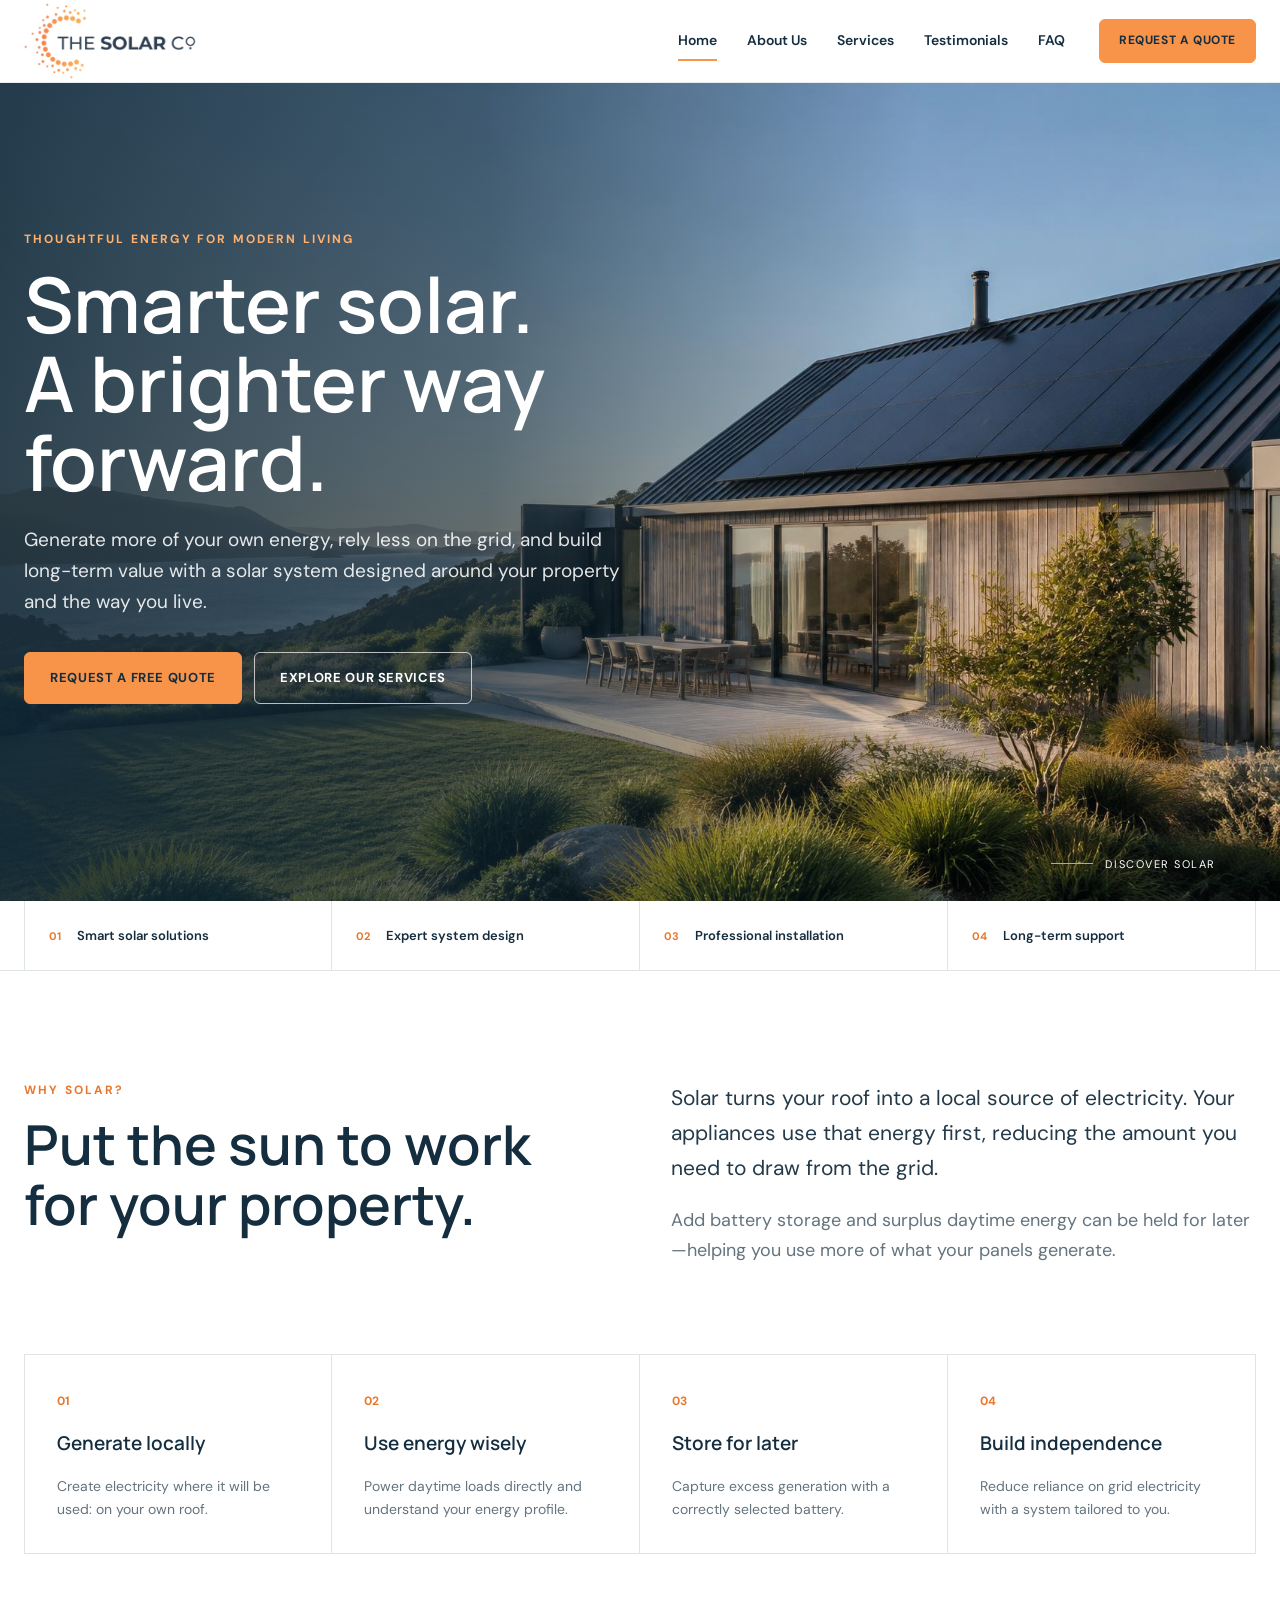
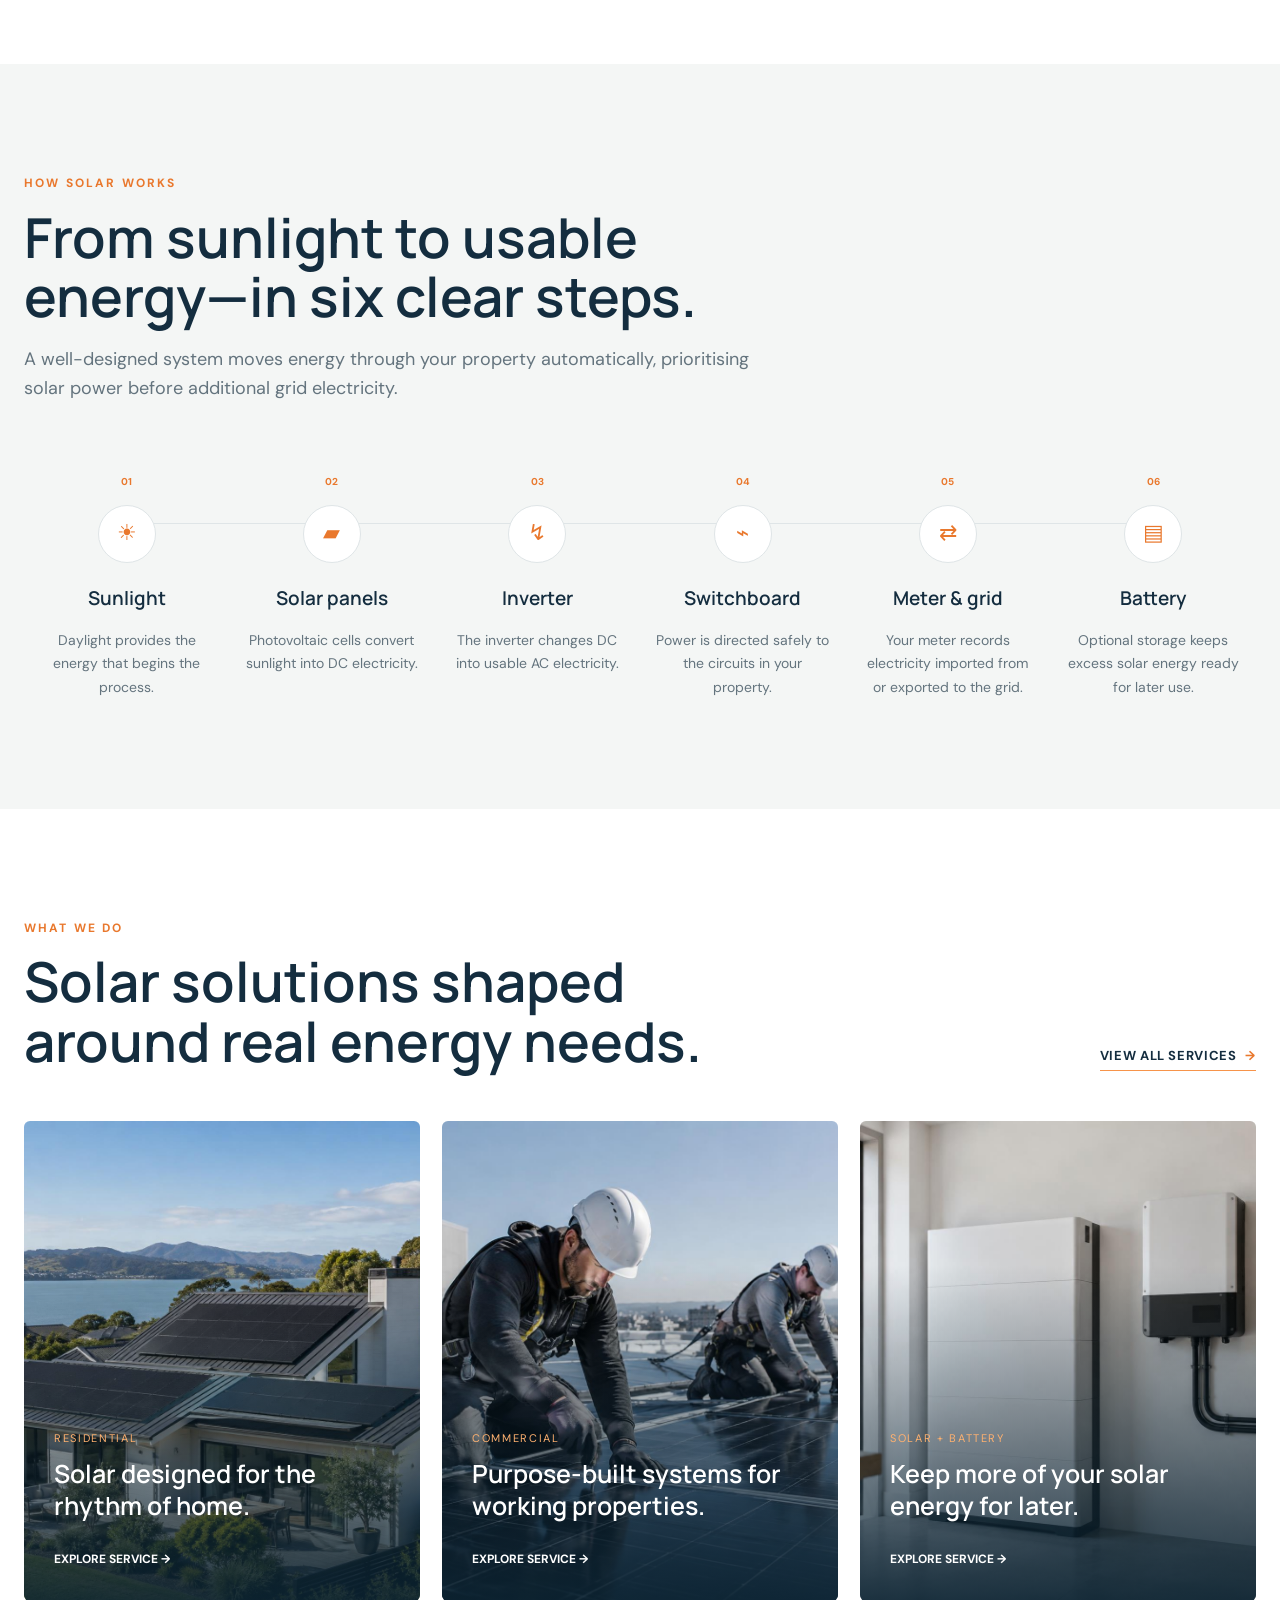
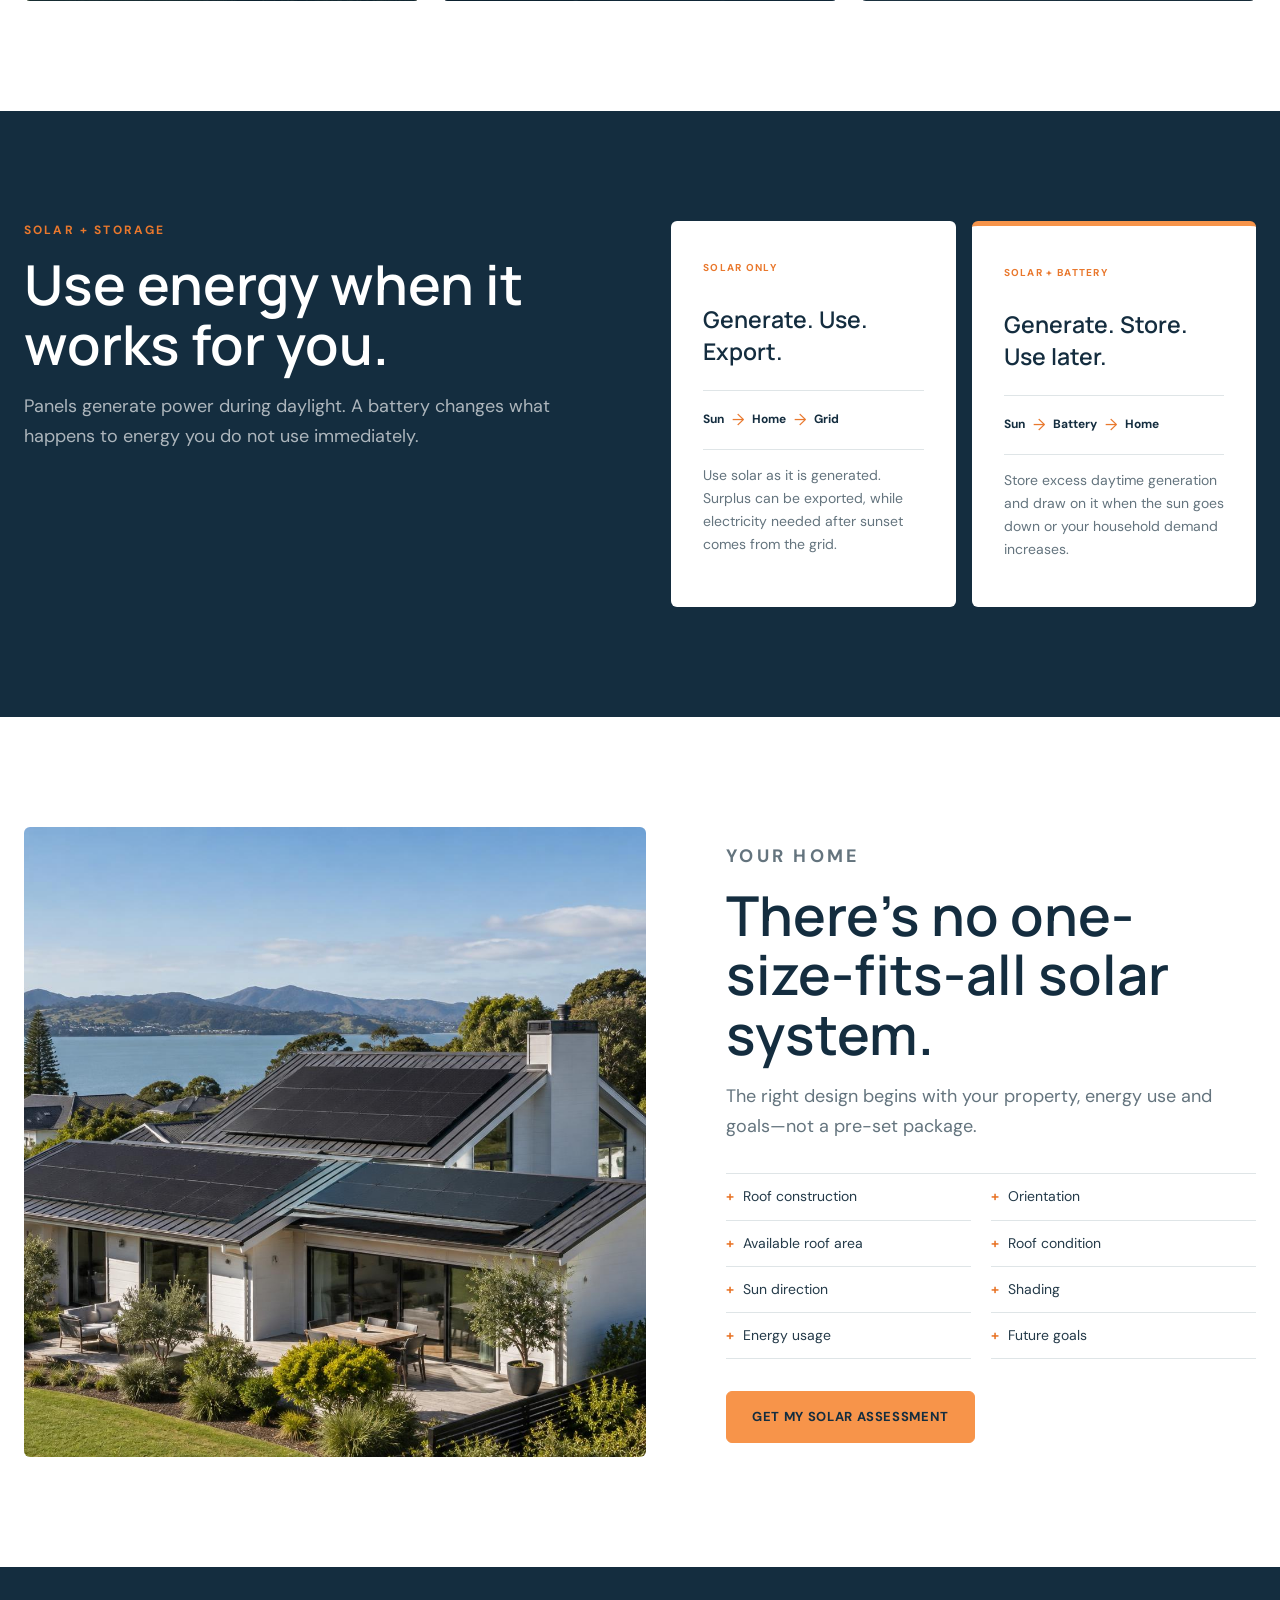
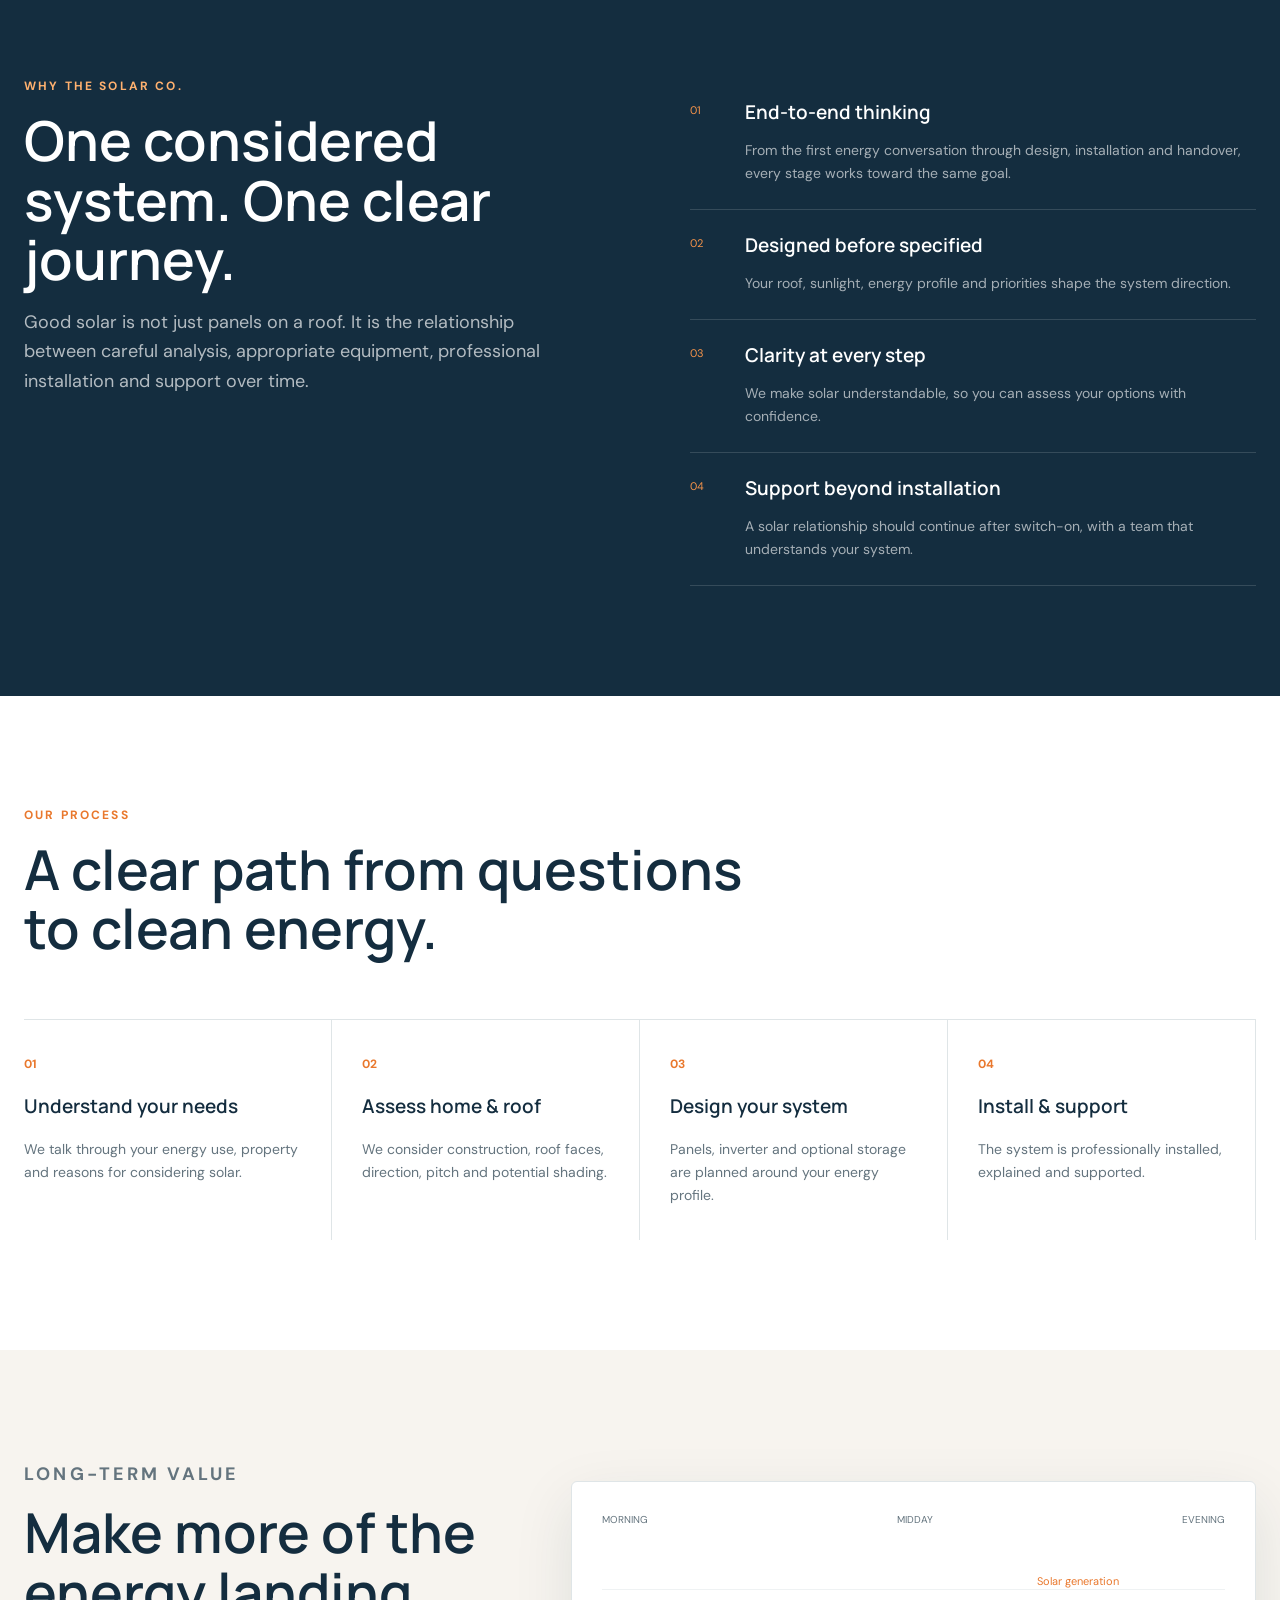
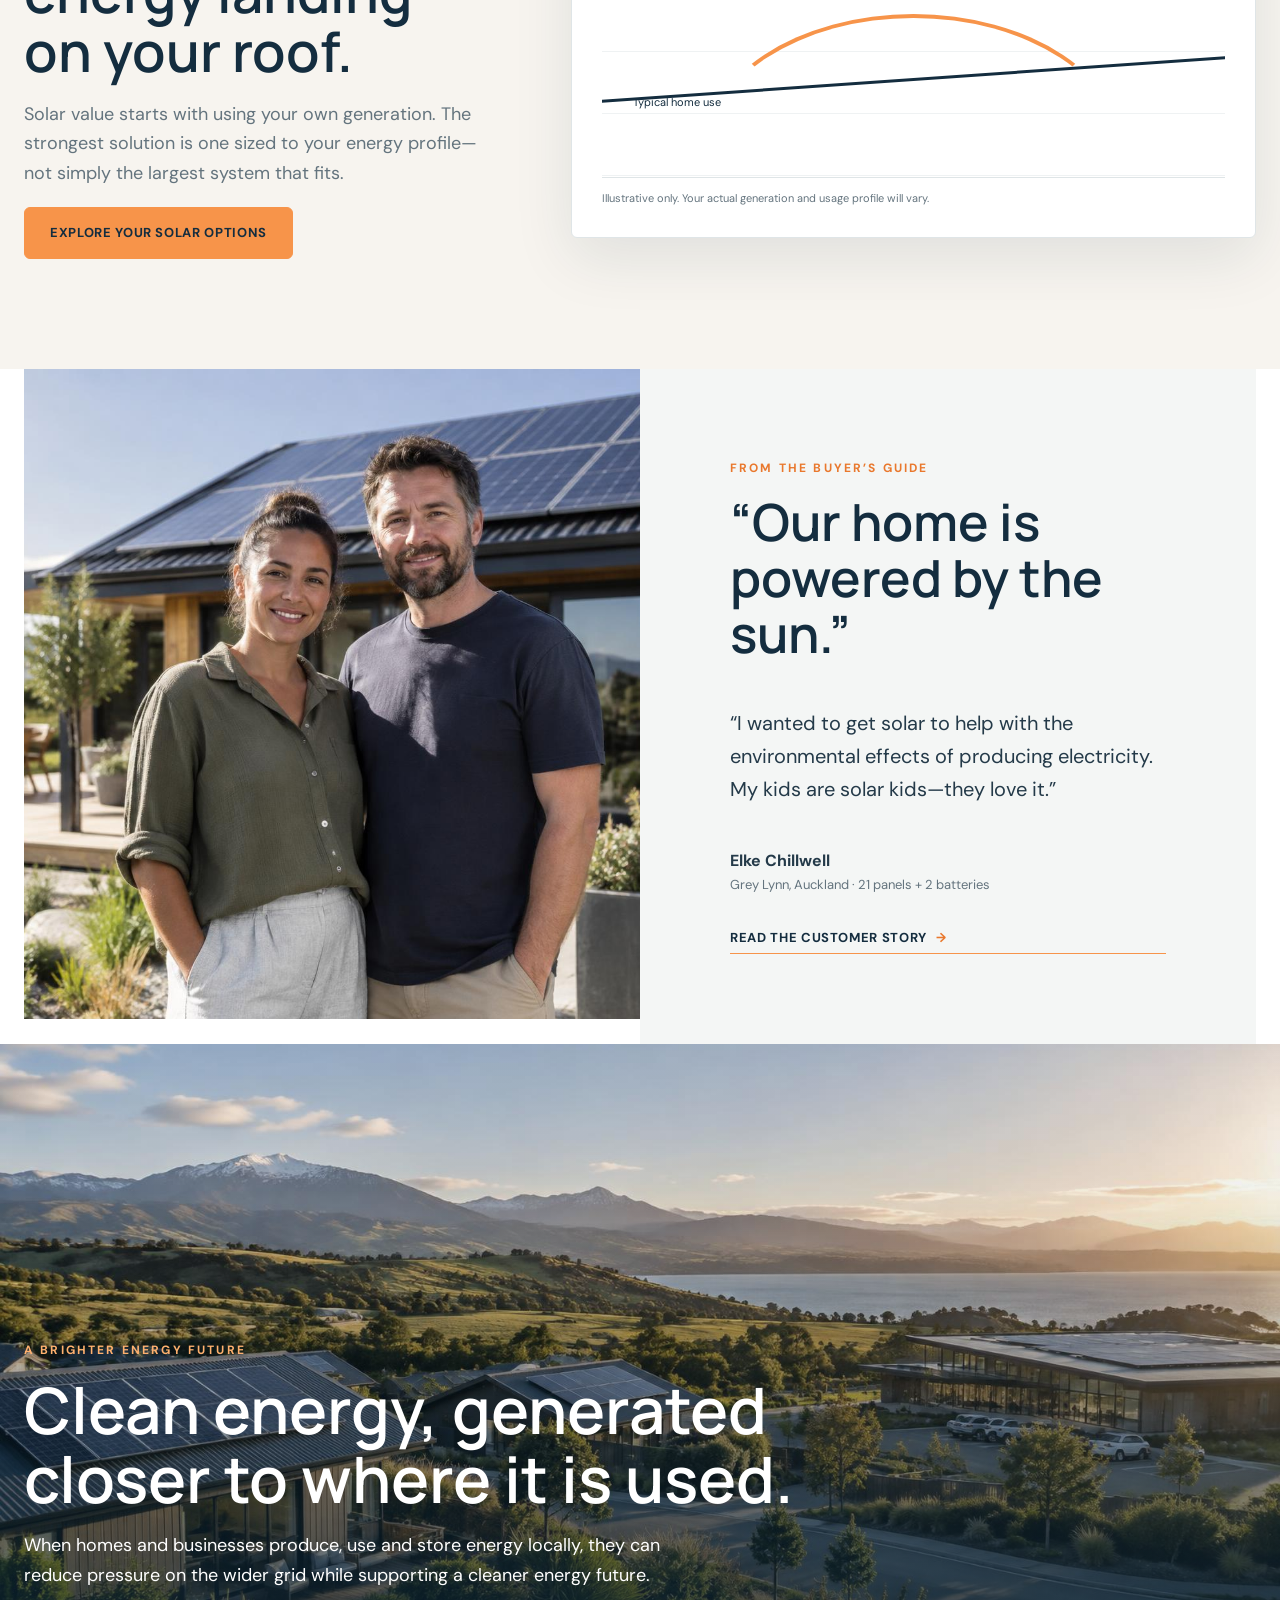
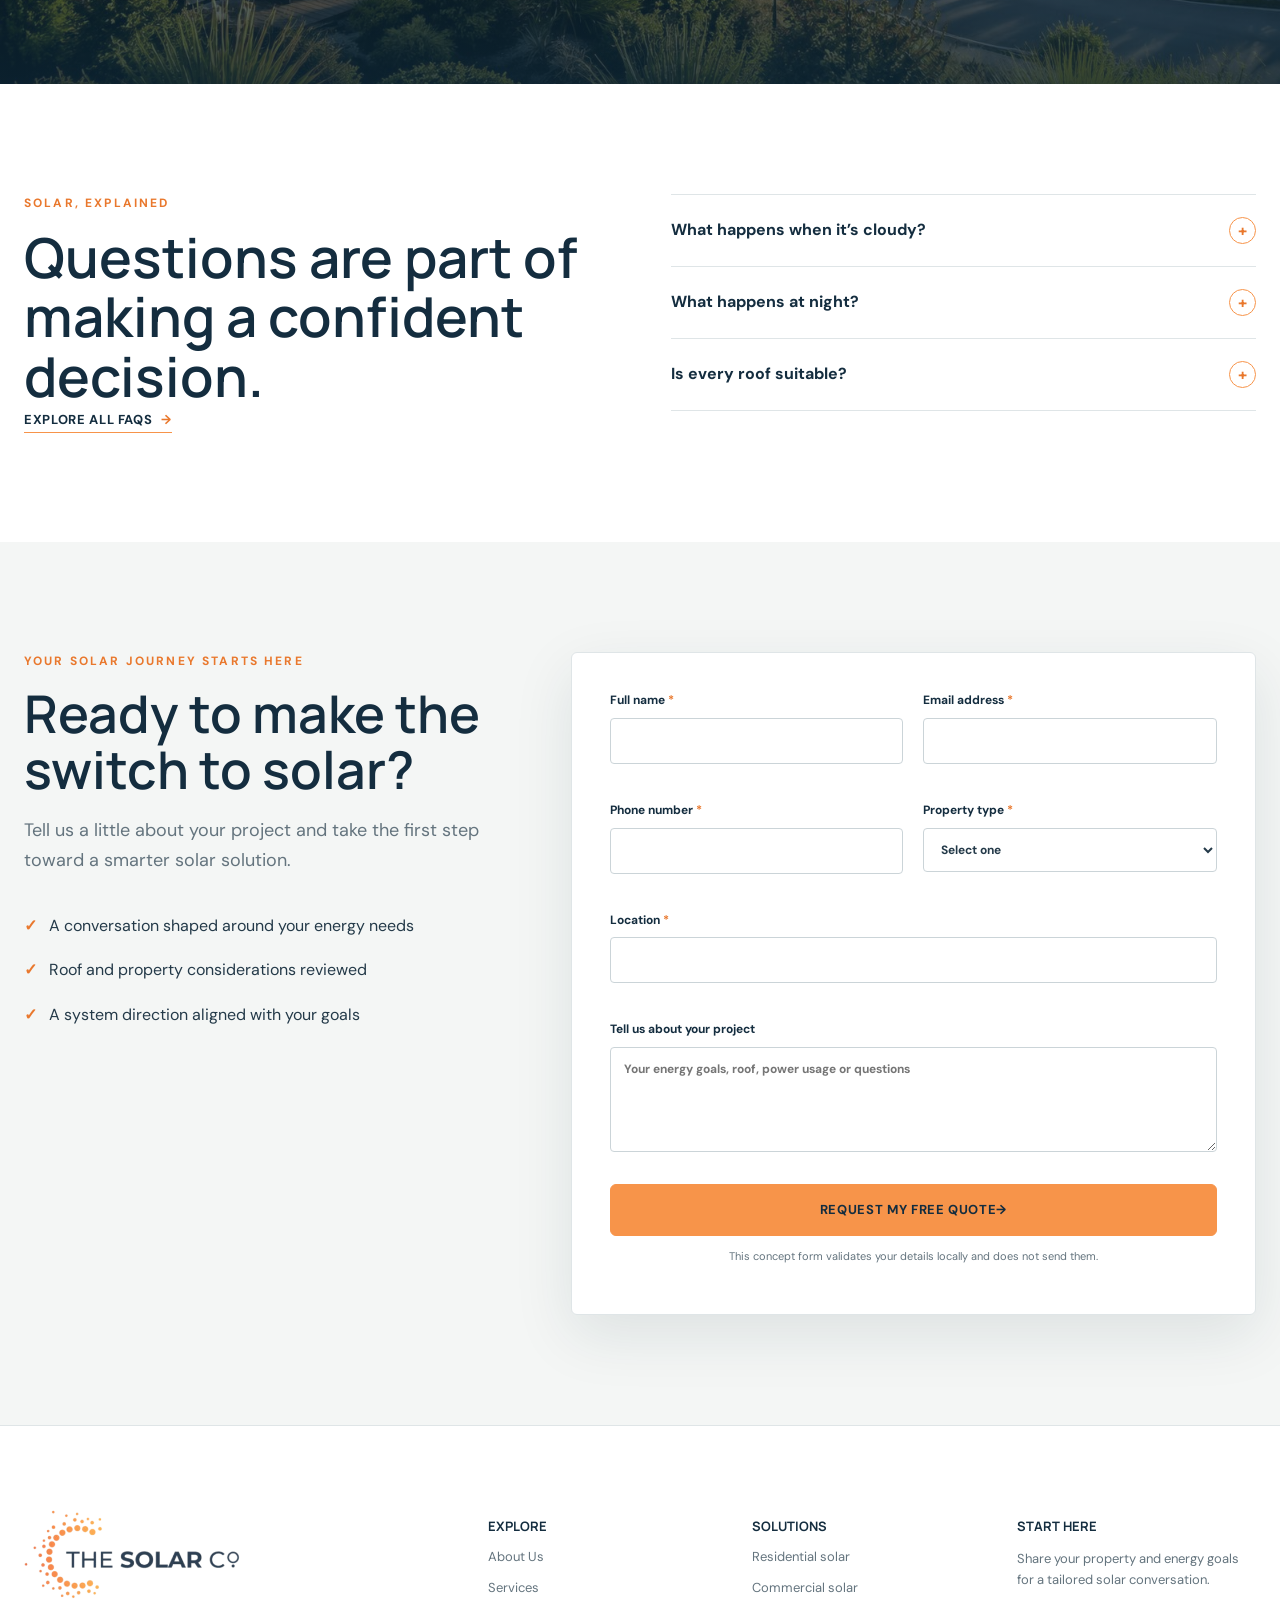
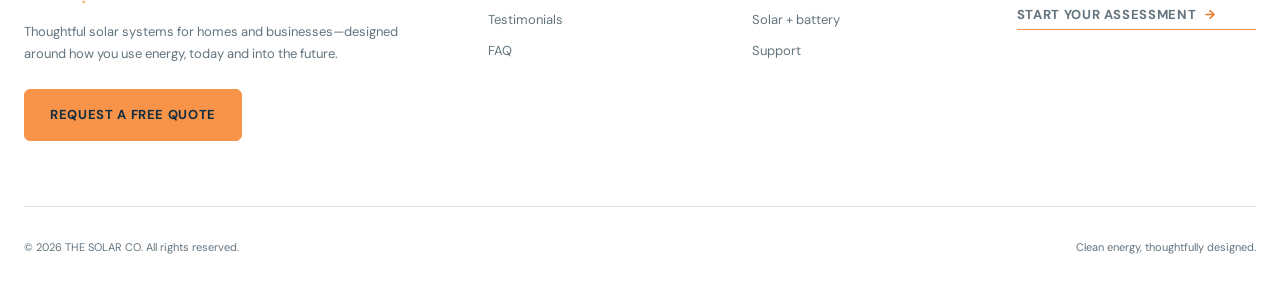
<file: index.html>
<!doctype html>
<html lang="en">
  <head>
    <meta charset="utf-8">
    <meta name="viewport" content="width=device-width,initial-scale=1">
    <title>THE SOLAR CO. | Smarter Solar Solutions</title>
    <meta name="description" content="Professional solar system design, installation and battery solutions shaped around your property and energy goals.">
    <meta property="og:title" content="THE SOLAR CO. | Smarter Solar Solutions">
    <meta property="og:description" content="Professional solar system design, installation and battery solutions shaped around your property and energy goals.">
    <meta property="og:type" content="website">
    <meta property="og:image" content="assets/images/hero-home.jpg">
    <meta name="twitter:card" content="summary_large_image">
    <meta name="twitter:image" content="assets/images/hero-home.jpg">
    <link rel="icon" href="favicon.png" type="image/png">
    <link rel="preconnect" href="https://fonts.googleapis.com">
    <link rel="preconnect" href="https://fonts.gstatic.com" crossorigin>
    <link href="https://fonts.googleapis.com/css2?family=DM+Sans:wght@400;500;600;700&family=Manrope:wght@400;500;600;700&display=swap" rel="stylesheet">
    <link rel="stylesheet" href="css/style.css">
    <script type="application/ld+json">{"@context":"https://schema.org","@type":"Organization","name":"THE SOLAR CO.","description":"Professional solar energy system design, installation and support."}</script>
  </head>
  <body data-page="home">
    <a class="skip-link" href="#main">Skip to content</a>
    <header class="site-header">
      <div class="container nav-wrap">
        <a class="brand" href="index.html" aria-label="The Solar Co. home"><img src="assets/images/the-solar-co.png" alt="The Solar Co." width="360" height="150"></a>
        <nav class="desktop-nav" aria-label="Primary navigation"><a data-page="home" href="index.html">Home</a><a data-page="about" href="about.html">About Us</a><a data-page="services" href="services.html">Services</a><a data-page="testimonials" href="testimonials.html">Testimonials</a><a data-page="faq" href="faq.html">FAQ</a></nav>
        <a class="button button-small header-cta" href="index.html#quote">Request a quote</a>
        <button class="menu-toggle" type="button" aria-expanded="false" aria-controls="mobile-menu" aria-label="Open menu"><span></span><span></span><span></span></button>
      </div>
      <nav class="mobile-nav" id="mobile-menu" aria-label="Mobile navigation"><a data-page="home" href="index.html">Home</a><a data-page="about" href="about.html">About Us</a><a data-page="services" href="services.html">Services</a><a data-page="testimonials" href="testimonials.html">Testimonials</a><a data-page="faq" href="faq.html">FAQ</a><a class="button" href="index.html#quote">Request a quote</a></nav>
    </header>
    <main id="main">
      <section class="hero home-hero">
        <img class="hero-media" src="assets/images/hero-home.jpg" alt="Contemporary home with rooftop solar overlooking the New Zealand coast" width="1920" height="1080">
        <div class="hero-overlay"></div>
        <div class="container hero-content">
          <p class="eyebrow light">Thoughtful energy for modern living</p>
          <h1>Smarter solar.<br>A brighter way forward.</h1>
          <p>Generate more of your own energy, rely less on the grid, and build long-term value with a solar system designed around your property and the way you live.</p>
          <div class="button-row"><a class="button" href="#quote">Request a free quote</a><a class="button button-ghost" href="services.html">Explore our services</a></div>
        </div>
        <a class="scroll-cue" href="#why" aria-label="Scroll to learn why solar"><span></span>Discover solar</a>
      </section>
      <section class="trust-strip">
        <div class="container trust-grid">
          <div><b>01</b><span>Smart solar solutions</span></div>
          <div><b>02</b><span>Expert system design</span></div>
          <div><b>03</b><span>Professional installation</span></div>
          <div><b>04</b><span>Long-term support</span></div>
        </div>
      </section>
      <section class="section" id="why">
        <div class="container split intro-split">
          <div class="section-heading reveal"><p class="eyebrow">Why solar?</p><h2>Put the sun to work for your property.</h2></div>
          <div class="lead-copy reveal"><p>Solar turns your roof into a local source of electricity. Your appliances use that energy first, reducing the amount you need to draw from the grid.</p><p>Add battery storage and surplus daytime energy can be held for later—helping you use more of what your panels generate.</p></div>
        </div>
        <div class="container benefit-grid">
          <article class="benefit reveal"><span>01</span><h3>Generate locally</h3><p>Create electricity where it will be used: on your own roof.</p></article>
          <article class="benefit reveal"><span>02</span><h3>Use energy wisely</h3><p>Power daytime loads directly and understand your energy profile.</p></article>
          <article class="benefit reveal"><span>03</span><h3>Store for later</h3><p>Capture excess generation with a correctly selected battery.</p></article>
          <article class="benefit reveal"><span>04</span><h3>Build independence</h3><p>Reduce reliance on grid electricity with a system tailored to you.</p></article>
        </div>
      </section>
      <section class="section flow-section">
        <div class="container">
          <div class="section-heading narrow reveal"><p class="eyebrow">How solar works</p><h2>From sunlight to usable energy—in six clear steps.</h2><p>A well-designed system moves energy through your property automatically, prioritising solar power before additional grid electricity.</p></div>
          <ol class="energy-flow">
            <li class="flow-step reveal"><span class="flow-num">01</span><span class="flow-icon" aria-hidden="true">☀</span><h3>Sunlight</h3><p>Daylight provides the energy that begins the process.</p></li>
            <li class="flow-step reveal"><span class="flow-num">02</span><span class="flow-icon" aria-hidden="true">▰</span><h3>Solar panels</h3><p>Photovoltaic cells convert sunlight into DC electricity.</p></li>
            <li class="flow-step reveal"><span class="flow-num">03</span><span class="flow-icon" aria-hidden="true">↯</span><h3>Inverter</h3><p>The inverter changes DC into usable AC electricity.</p></li>
            <li class="flow-step reveal"><span class="flow-num">04</span><span class="flow-icon" aria-hidden="true">⌁</span><h3>Switchboard</h3><p>Power is directed safely to the circuits in your property.</p></li>
            <li class="flow-step reveal"><span class="flow-num">05</span><span class="flow-icon" aria-hidden="true">⇄</span><h3>Meter & grid</h3><p>Your meter records electricity imported from or exported to the grid.</p></li>
            <li class="flow-step reveal"><span class="flow-num">06</span><span class="flow-icon" aria-hidden="true">▤</span><h3>Battery</h3><p>Optional storage keeps excess solar energy ready for later use.</p></li>
          </ol>
        </div>
      </section>
      <section class="section">
        <div class="container section-top">
          <div class="section-heading reveal"><p class="eyebrow">What we do</p><h2>Solar solutions shaped around real energy needs.</h2></div>
          <a class="text-link" href="services.html">View all services <span>→</span></a>
        </div>
        <div class="container service-grid">
          <a class="service-card service-photo reveal" href="services.html#residential">
            <img src="assets/images/home-assessment.jpg" alt="Modern home with black rooftop solar panels" loading="lazy">
            <div><span>Residential</span><h3>Solar designed for the rhythm of home.</h3><b>Explore service →</b></div>
          </a>
          <a class="service-card service-photo reveal" href="services.html#commercial">
            <img src="assets/images/commercial-install.jpg" alt="Professional installers fitting commercial solar panels" loading="lazy">
            <div><span>Commercial</span><h3>Purpose-built systems for working properties.</h3><b>Explore service →</b></div>
          </a>
          <a class="service-card service-photo reveal" href="services.html#battery">
            <img src="assets/images/solar-battery.jpg" alt="Modern home battery and solar inverter" loading="lazy">
            <div><span>Solar + battery</span><h3>Keep more of your solar energy for later.</h3><b>Explore service →</b></div>
          </a>
        </div>
      </section>
      <section class="section compare-section">
        <div class="container split">
          <div class="section-heading reveal"><p class="eyebrow">Solar + storage</p><h2>Use energy when it works for you.</h2><p>Panels generate power during daylight. A battery changes what happens to energy you do not use immediately.</p></div>
          <div class="compare-grid">
            <article class="compare-card reveal">
              <span class="compare-label">Solar only</span>
              <h3>Generate. Use. Export.</h3>
              <div class="mini-flow"><b>Sun</b><i>→</i><b>Home</b><i>→</i><b>Grid</b></div>
              <p>Use solar as it is generated. Surplus can be exported, while electricity needed after sunset comes from the grid.</p>
            </article>
            <article class="compare-card featured reveal">
              <span class="compare-label">Solar + battery</span>
              <h3>Generate. Store. Use later.</h3>
              <div class="mini-flow"><b>Sun</b><i>→</i><b>Battery</b><i>→</i><b>Home</b></div>
              <p>Store excess daytime generation and draw on it when the sun goes down or your household demand increases.</p>
            </article>
          </div>
        </div>
      </section>
      <section class="section assessment">
        <div class="container assessment-grid">
          <div class="image-panel reveal"><img src="assets/images/home-assessment.jpg" alt="Elevated view of roof planes fitted with solar panels" loading="lazy"></div>
          <div class="assessment-copy reveal">
            <p class="eyebrow">Your home</p>
            <h2>There’s no one-size-fits-all solar system.</h2>
            <p>The right design begins with your property, energy use and goals—not a pre-set package.</p>
            <ul class="factor-grid">
              <li>Roof construction</li>
              <li>Orientation</li>
              <li>Available roof area</li>
              <li>Roof condition</li>
              <li>Sun direction</li>
              <li>Shading</li>
              <li>Energy usage</li>
              <li>Future goals</li>
            </ul>
            <a class="button" href="#quote">Get my solar assessment</a>
          </div>
        </div>
      </section>
      <section class="section why-us">
        <div class="container editorial-grid">
          <div class="statement reveal"><p class="eyebrow light">Why THE SOLAR CO.</p><h2>One considered system. One clear journey.</h2><p>Good solar is not just panels on a roof. It is the relationship between careful analysis, appropriate equipment, professional installation and support over time.</p></div>
          <div class="advantage-list">
            <article class="reveal">
              <span>01</span>
              <div><h3>End-to-end thinking</h3><p>From the first energy conversation through design, installation and handover, every stage works toward the same goal.</p></div>
            </article>
            <article class="reveal">
              <span>02</span>
              <div><h3>Designed before specified</h3><p>Your roof, sunlight, energy profile and priorities shape the system direction.</p></div>
            </article>
            <article class="reveal">
              <span>03</span>
              <div><h3>Clarity at every step</h3><p>We make solar understandable, so you can assess your options with confidence.</p></div>
            </article>
            <article class="reveal">
              <span>04</span>
              <div><h3>Support beyond installation</h3><p>A solar relationship should continue after switch-on, with a team that understands your system.</p></div>
            </article>
          </div>
        </div>
      </section>
      <section class="section process">
        <div class="container">
          <div class="section-heading narrow reveal"><p class="eyebrow">Our process</p><h2>A clear path from questions to clean energy.</h2></div>
          <ol class="process-grid">
            <li class="reveal"><b>01</b><h3>Understand your needs</h3><p>We talk through your energy use, property and reasons for considering solar.</p></li>
            <li class="reveal"><b>02</b><h3>Assess home & roof</h3><p>We consider construction, roof faces, direction, pitch and potential shading.</p></li>
            <li class="reveal"><b>03</b><h3>Design your system</h3><p>Panels, inverter and optional storage are planned around your energy profile.</p></li>
            <li class="reveal"><b>04</b><h3>Install & support</h3><p>The system is professionally installed, explained and supported.</p></li>
          </ol>
        </div>
      </section>
      <section class="section value-section">
        <div class="container value-grid">
          <div class="value-copy reveal"><p class="eyebrow">Long-term value</p><h2>Make more of the energy landing on your roof.</h2><p>Solar value starts with using your own generation. The strongest solution is one sized to your energy profile—not simply the largest system that fits.</p><a class="button" href="#quote">Explore your solar options</a></div>
          <div class="energy-profile reveal" aria-label="Illustrative daily energy profile">
            <div class="profile-header"><span>Morning</span><span>Midday</span><span>Evening</span></div>
            <div class="profile-chart">
              <span class="use-line"></span>
              <span class="sun-curve"></span>
              <div class="profile-note">Solar generation</div>
              <div class="profile-note second">Typical home use</div>
            </div>
            <p>Illustrative only. Your actual generation and usage profile will vary.</p>
          </div>
        </div>
      </section>
      <section class="section story-section">
        <div class="container story-grid">
          <img src="assets/images/customer-home.jpg" alt="Homeowners standing in front of a solar-powered home" loading="lazy">
          <blockquote class="reveal">
            <p class="eyebrow">From the buyer’s guide</p>
            <h2>“Our home is powered by the sun.”</h2>
            <p>“I wanted to get solar to help with the environmental effects of producing electricity. My kids are solar kids—they love it.”</p>
            <footer><strong>Elke Chillwell</strong><span>Grey Lynn, Auckland · 21 panels + 2 batteries</span></footer>
            <a class="text-link" href="testimonials.html">Read the customer story <span>→</span></a>
          </blockquote>
        </div>
      </section>
      <section class="impact-section">
        <img src="assets/images/solar-landscape.jpg" alt="Solar-powered homes and workplaces in a New Zealand landscape" loading="lazy">
        <div class="container impact-content reveal"><p class="eyebrow light">A brighter energy future</p><h2>Clean energy, generated closer to where it is used.</h2><p>When homes and businesses produce, use and store energy locally, they can reduce pressure on the wider grid while supporting a cleaner energy future.</p></div>
      </section>
      <section class="section faq-preview">
        <div class="container split">
          <div class="section-heading reveal"><p class="eyebrow">Solar, explained</p><h2>Questions are part of making a confident decision.</h2><a class="text-link" href="faq.html">Explore all FAQs <span>→</span></a></div>
          <div class="accordion-list">
            <div class="accordion">
              <button aria-expanded="false"><span>What happens when it’s cloudy?</span><i>+</i></button>
              <div class="answer"><p>Solar output reduces in poor weather and winter, but panels continue to generate from available daylight.</p></div>
            </div>
            <div class="accordion">
              <button aria-expanded="false"><span>What happens at night?</span><i>+</i></button>
              <div class="answer"><p>Panels do not generate at night. A battery can supply stored daytime energy, with the grid available when needed.</p></div>
            </div>
            <div class="accordion">
              <button aria-expanded="false"><span>Is every roof suitable?</span><i>+</i></button>
              <div class="answer"><p>Roof material, condition, orientation, pitch, available area and shading all influence the right approach.</p></div>
            </div>
          </div>
        </div>
      </section>
      <section class="quote-section" id="quote">
        <div class="container quote-grid">
          <div class="quote-copy reveal">
            <p class="eyebrow">Your solar journey starts here</p>
            <h2>Ready to make the switch to solar?</h2>
            <p>Tell us a little about your project and take the first step toward a smarter solar solution.</p>
            <ul class="check-list">
              <li>A conversation shaped around your energy needs</li>
              <li>Roof and property considerations reviewed</li>
              <li>A system direction aligned with your goals</li>
            </ul>
          </div>
          <form class="quote-form reveal" novalidate aria-label="Request a solar quote">
            <div class="form-grid"><label>Full name<span aria-hidden="true">*</span><input name="name" type="text" autocomplete="name" required maxlength="100"><small class="error"></small></label><label>Email address<span aria-hidden="true">*</span><input name="email" type="email" autocomplete="email" required maxlength="255"><small class="error"></small></label><label>Phone number<span aria-hidden="true">*</span><input name="phone" type="tel" autocomplete="tel" required maxlength="30"><small class="error"></small></label><label>Property type<span aria-hidden="true">*</span><select name="property" required><option value="">Select one</option><option>Residential home</option><option>Commercial property</option><option>New build</option><option>Rural property</option></select><small class="error"></small></label><label class="full">Location<span aria-hidden="true">*</span><input name="location" type="text" autocomplete="address-level2" required maxlength="120"><small class="error"></small></label><label class="full">Tell us about your project<textarea name="message" rows="4" maxlength="1000" placeholder="Your energy goals, roof, power usage or questions"></textarea><small class="error"></small></label></div>
            <button class="button form-submit" type="submit">Request my free quote <span aria-hidden="true">→</span></button>
            <p class="form-note">This concept form validates your details locally and does not send them.</p>
            <div class="form-success" role="status" tabindex="-1"><strong>Thank you! Your request has been received.</strong><span>This design concept has completed the form journey. No details were transmitted.</span></div>
          </form>
        </div>
      </section>
    </main>
    <footer class="site-footer">
      <div class="container footer-grid">
        <div class="footer-brand"><img src="assets/images/the-solar-co.png" alt="The Solar Co." width="200" height="auto"><p>Thoughtful solar systems for homes and businesses—designed around how you use energy, today and into the future.</p><a class="button" href="index.html#quote">Request a free quote</a></div>
        <div><h2>Explore</h2><a href="about.html">About Us</a><a href="services.html">Services</a><a href="testimonials.html">Testimonials</a><a href="faq.html">FAQ</a></div>
        <div><h2>Solutions</h2><a href="services.html#residential">Residential solar</a><a href="services.html#commercial">Commercial solar</a><a href="services.html#battery">Solar + battery</a><a href="services.html#support">Support</a></div>
        <div><h2>Start here</h2><p>Share your property and energy goals for a tailored solar conversation.</p><a class="text-link" href="index.html#quote">Start your assessment <span aria-hidden="true">→</span></a></div>
      </div>
      <div class="container footer-base"><p>© 2026 THE SOLAR CO. All rights reserved.</p><p>Clean energy, thoughtfully designed.</p></div>
    </footer>
    <script src="js/main.js" defer></script>
  </body>
</html>
</file>
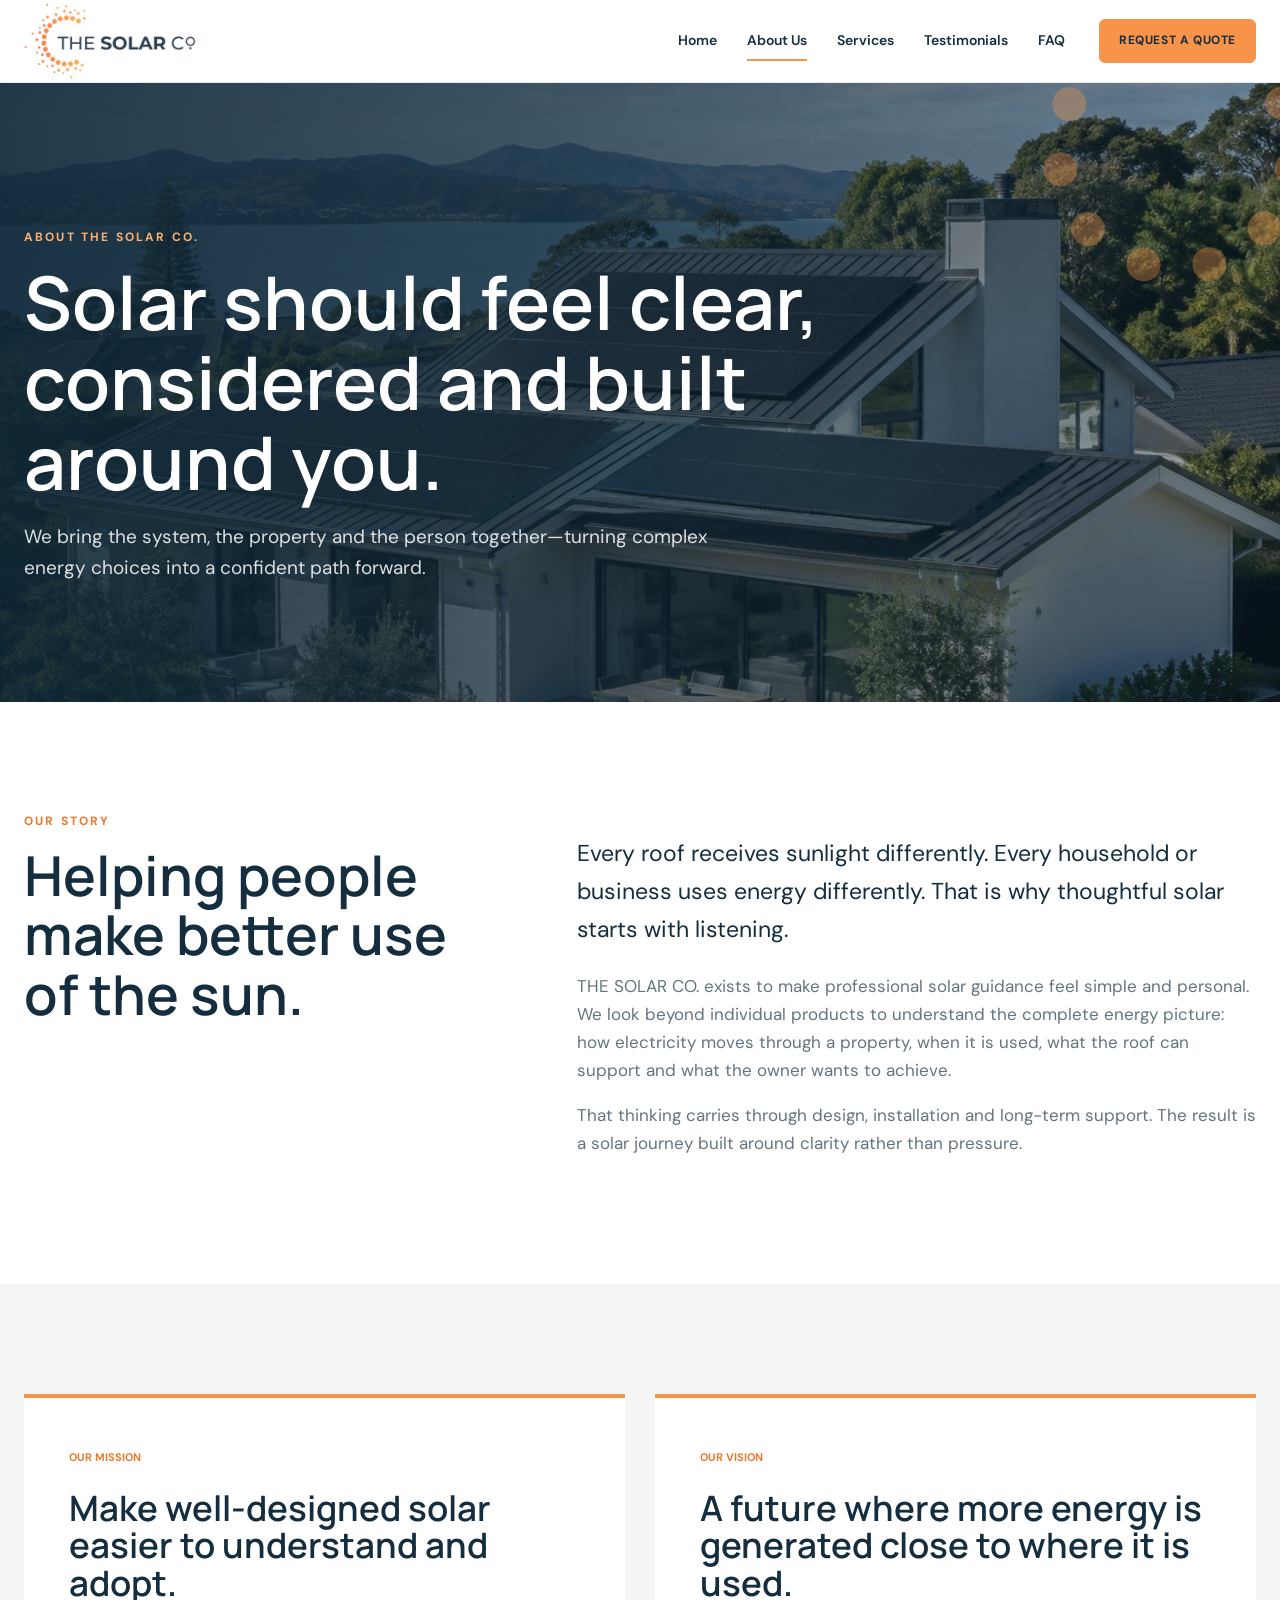
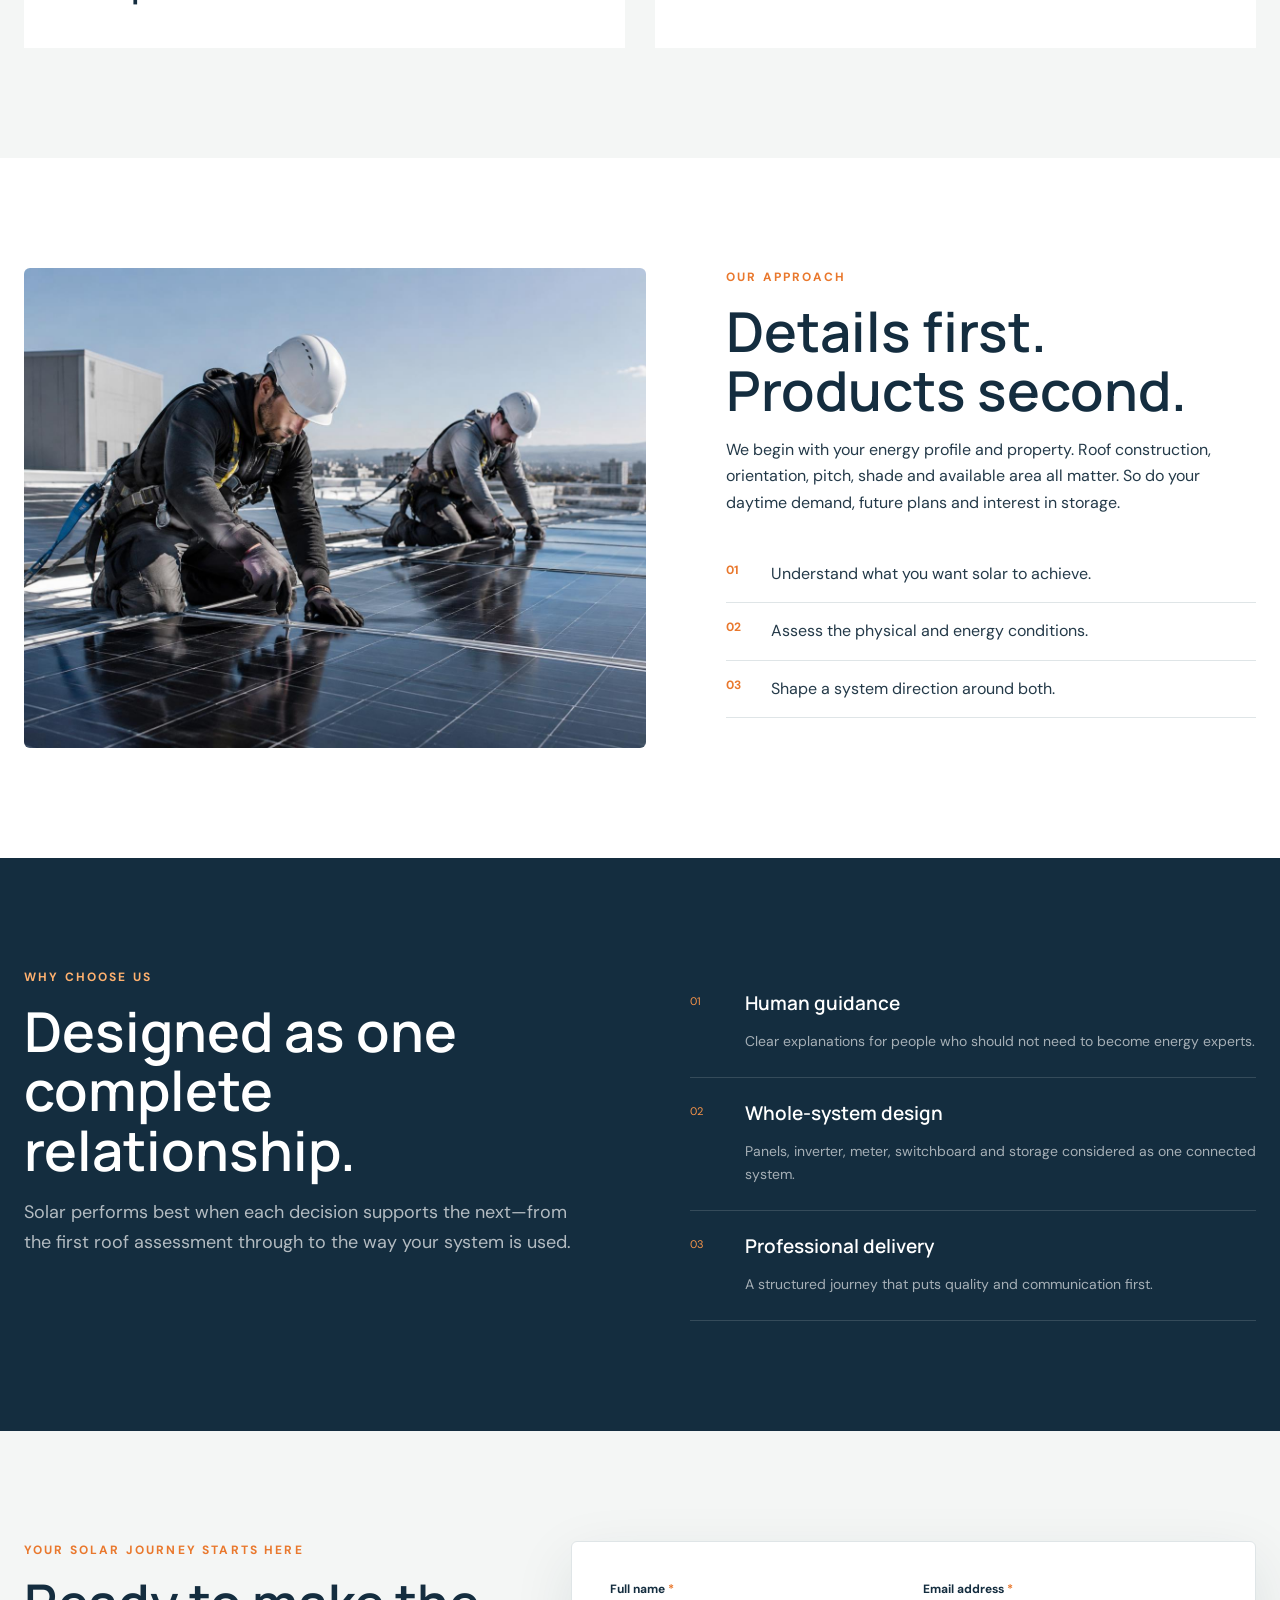
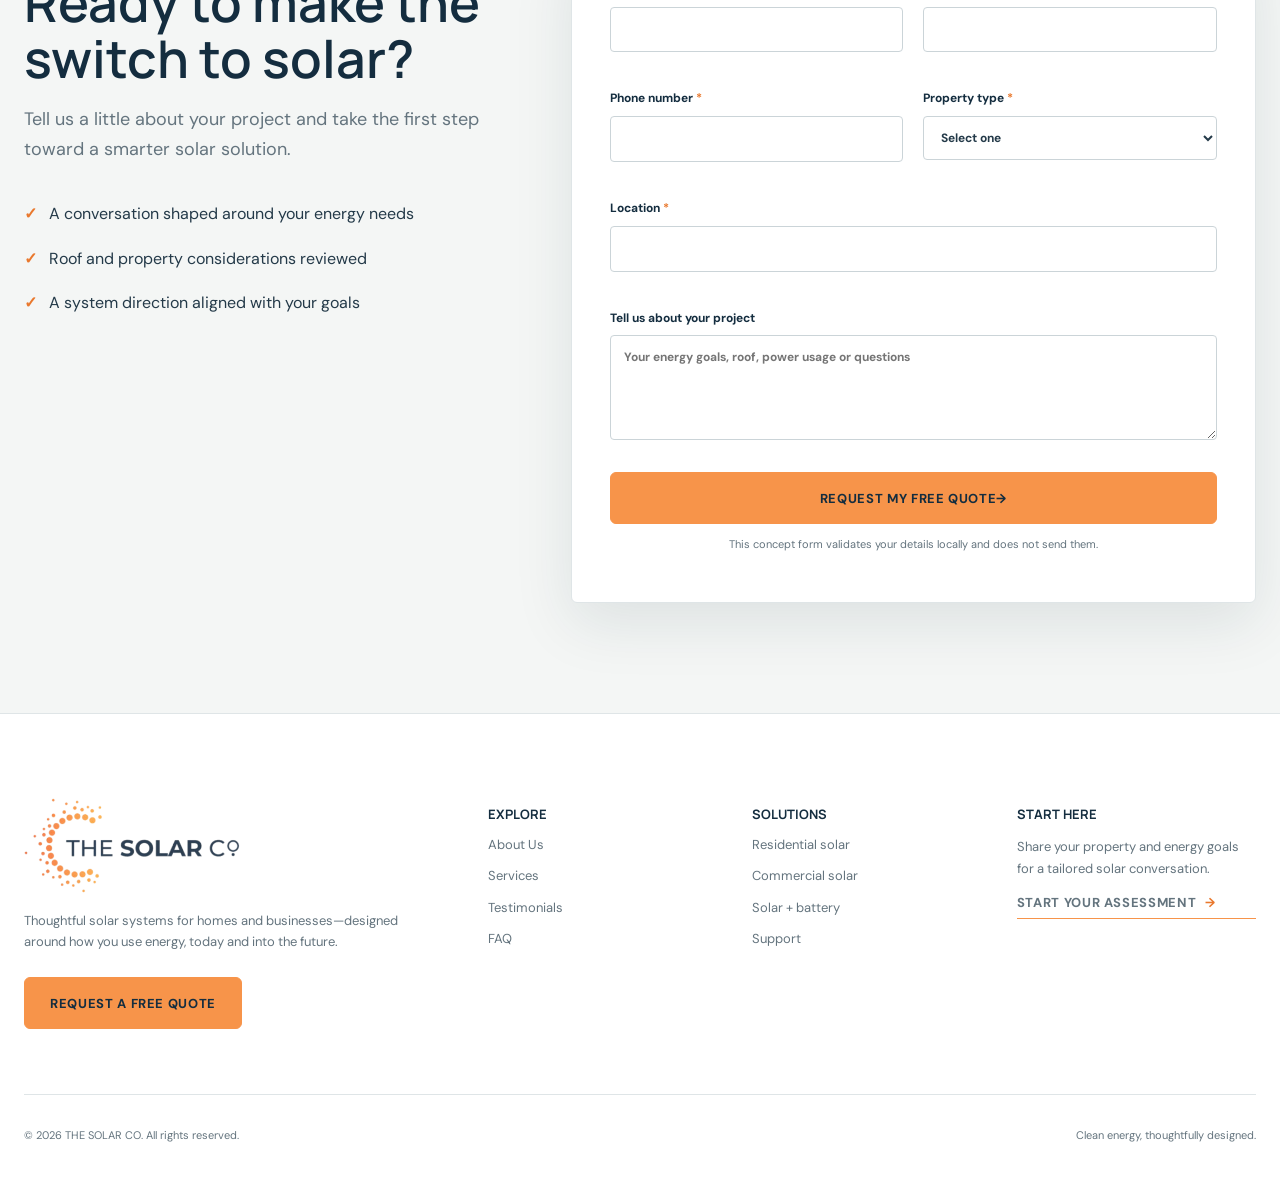
<file: about.html>
<!doctype html>
<html lang="en">
  <head>
    <meta charset="utf-8">
    <meta name="viewport" content="width=device-width,initial-scale=1">
    <title>About THE SOLAR CO. | Thoughtful Solar</title>
    <meta name="description" content="Discover THE SOLAR CO. approach to clear guidance, considered system design and professional solar delivery.">
    <meta property="og:title" content="About THE SOLAR CO. | Thoughtful Solar">
    <meta property="og:description" content="Discover THE SOLAR CO. approach to clear guidance, considered system design and professional solar delivery.">
    <meta property="og:type" content="website">
    <meta property="og:image" content="assets/images/home-assessment.jpg">
    <meta name="twitter:card" content="summary_large_image">
    <meta name="twitter:image" content="assets/images/home-assessment.jpg">
    <link rel="icon" href="favicon.png" type="image/png">
    <link rel="preconnect" href="https://fonts.googleapis.com">
    <link rel="preconnect" href="https://fonts.gstatic.com" crossorigin>
    <link href="https://fonts.googleapis.com/css2?family=DM+Sans:wght@400;500;600;700&family=Manrope:wght@400;500;600;700&display=swap" rel="stylesheet">
    <link rel="stylesheet" href="css/style.css">
    <script type="application/ld+json">{"@context":"https://schema.org","@type":"Organization","name":"THE SOLAR CO.","description":"Professional solar energy system design, installation and support."}</script>
  </head>
  <body data-page="about">
    <a class="skip-link" href="#main">Skip to content</a>
    <header class="site-header">
      <div class="container nav-wrap">
        <a class="brand" href="index.html" aria-label="The Solar Co. home"><img src="assets/images/the-solar-co.png" alt="The Solar Co." width="360" height="150"></a>
        <nav class="desktop-nav" aria-label="Primary navigation"><a data-page="home" href="index.html">Home</a><a data-page="about" href="about.html">About Us</a><a data-page="services" href="services.html">Services</a><a data-page="testimonials" href="testimonials.html">Testimonials</a><a data-page="faq" href="faq.html">FAQ</a></nav>
        <a class="button button-small header-cta" href="index.html#quote">Request a quote</a>
        <button class="menu-toggle" type="button" aria-expanded="false" aria-controls="mobile-menu" aria-label="Open menu"><span></span><span></span><span></span></button>
      </div>
      <nav class="mobile-nav" id="mobile-menu" aria-label="Mobile navigation"><a data-page="home" href="index.html">Home</a><a data-page="about" href="about.html">About Us</a><a data-page="services" href="services.html">Services</a><a data-page="testimonials" href="testimonials.html">Testimonials</a><a data-page="faq" href="faq.html">FAQ</a><a class="button" href="index.html#quote">Request a quote</a></nav>
    </header>
    <main id="main">
      <section class="page-hero">
        <img class="hero-media" src="assets/images/home-assessment.jpg" alt="Contemporary home with rooftop solar overlooking the water" width="1408" height="1104">
        <div class="hero-overlay"></div>
        <div class="container"><p class="eyebrow light">About THE SOLAR CO.</p><h1>Solar should feel clear, considered and built around you.</h1><p>We bring the system, the property and the person together—turning complex energy choices into a confident path forward.</p></div>
      </section>
      <section class="section">
        <div class="container editorial-two">
          <div class="sticky-title reveal"><p class="eyebrow">Our story</p><h2>Helping people make better use of the sun.</h2></div>
          <div class="prose reveal"><p class="lead">Every roof receives sunlight differently. Every household or business uses energy differently. That is why thoughtful solar starts with listening.</p><p>THE SOLAR CO. exists to make professional solar guidance feel simple and personal. We look beyond individual products to understand the complete energy picture: how electricity moves through a property, when it is used, what the roof can support and what the owner wants to achieve.</p><p>That thinking carries through design, installation and long-term support. The result is a solar journey built around clarity rather than pressure.</p></div>
        </div>
      </section>
      <section class="section soft">
        <div class="container mission-grid">
          <article class="reveal"><span>Our mission</span><h2>Make well-designed solar easier to understand and adopt.</h2></article>
          <article class="reveal"><span>Our vision</span><h2>A future where more energy is generated close to where it is used.</h2></article>
        </div>
      </section>
      <section class="section">
        <div class="container image-copy">
          <img src="assets/images/commercial-install.jpg" alt="Solar professionals installing panels with care" loading="lazy">
          <div class="reveal">
            <p class="eyebrow">Our approach</p>
            <h2>Details first. Products second.</h2>
            <p>We begin with your energy profile and property. Roof construction, orientation, pitch, shade and available area all matter. So do your daytime demand, future plans and interest in storage.</p>
            <ul class="number-list">
              <li><b>01</b><span>Understand what you want solar to achieve.</span></li>
              <li><b>02</b><span>Assess the physical and energy conditions.</span></li>
              <li><b>03</b><span>Shape a system direction around both.</span></li>
            </ul>
          </div>
        </div>
      </section>
      <section class="section why-us">
        <div class="container editorial-grid">
          <div class="statement"><p class="eyebrow light">Why choose us</p><h2>Designed as one complete relationship.</h2><p>Solar performs best when each decision supports the next—from the first roof assessment through to the way your system is used.</p></div>
          <div class="advantage-list">
            <article>
              <span>01</span>
              <div><h3>Human guidance</h3><p>Clear explanations for people who should not need to become energy experts.</p></div>
            </article>
            <article>
              <span>02</span>
              <div><h3>Whole-system design</h3><p>Panels, inverter, meter, switchboard and storage considered as one connected system.</p></div>
            </article>
            <article>
              <span>03</span>
              <div><h3>Professional delivery</h3><p>A structured journey that puts quality and communication first.</p></div>
            </article>
          </div>
        </div>
      </section>
      <section class="quote-section" id="quote">
        <div class="container quote-grid">
          <div class="quote-copy reveal">
            <p class="eyebrow">Your solar journey starts here</p>
            <h2>Ready to make the switch to solar?</h2>
            <p>Tell us a little about your project and take the first step toward a smarter solar solution.</p>
            <ul class="check-list">
              <li>A conversation shaped around your energy needs</li>
              <li>Roof and property considerations reviewed</li>
              <li>A system direction aligned with your goals</li>
            </ul>
          </div>
          <form class="quote-form reveal" novalidate aria-label="Request a solar quote">
            <div class="form-grid"><label>Full name<span aria-hidden="true">*</span><input name="name" type="text" autocomplete="name" required maxlength="100"><small class="error"></small></label><label>Email address<span aria-hidden="true">*</span><input name="email" type="email" autocomplete="email" required maxlength="255"><small class="error"></small></label><label>Phone number<span aria-hidden="true">*</span><input name="phone" type="tel" autocomplete="tel" required maxlength="30"><small class="error"></small></label><label>Property type<span aria-hidden="true">*</span><select name="property" required><option value="">Select one</option><option>Residential home</option><option>Commercial property</option><option>New build</option><option>Rural property</option></select><small class="error"></small></label><label class="full">Location<span aria-hidden="true">*</span><input name="location" type="text" autocomplete="address-level2" required maxlength="120"><small class="error"></small></label><label class="full">Tell us about your project<textarea name="message" rows="4" maxlength="1000" placeholder="Your energy goals, roof, power usage or questions"></textarea><small class="error"></small></label></div>
            <button class="button form-submit" type="submit">Request my free quote <span aria-hidden="true">→</span></button>
            <p class="form-note">This concept form validates your details locally and does not send them.</p>
            <div class="form-success" role="status" tabindex="-1"><strong>Thank you! Your request has been received.</strong><span>This design concept has completed the form journey. No details were transmitted.</span></div>
          </form>
        </div>
      </section>
    </main>
    <footer class="site-footer">
      <div class="container footer-grid">
        <div class="footer-brand"><img src="assets/images/the-solar-co.png" alt="The Solar Co." width="360" height="auto"><p>Thoughtful solar systems for homes and businesses—designed around how you use energy, today and into the future.</p><a class="button" href="index.html#quote">Request a free quote</a></div>
        <div><h2>Explore</h2><a href="about.html">About Us</a><a href="services.html">Services</a><a href="testimonials.html">Testimonials</a><a href="faq.html">FAQ</a></div>
        <div><h2>Solutions</h2><a href="services.html#residential">Residential solar</a><a href="services.html#commercial">Commercial solar</a><a href="services.html#battery">Solar + battery</a><a href="services.html#support">Support</a></div>
        <div><h2>Start here</h2><p>Share your property and energy goals for a tailored solar conversation.</p><a class="text-link" href="index.html#quote">Start your assessment <span aria-hidden="true">→</span></a></div>
      </div>
      <div class="container footer-base"><p>© 2026 THE SOLAR CO. All rights reserved.</p><p>Clean energy, thoughtfully designed.</p></div>
    </footer>
    <script src="js/main.js" defer></script>
  </body>
</html>
</file>
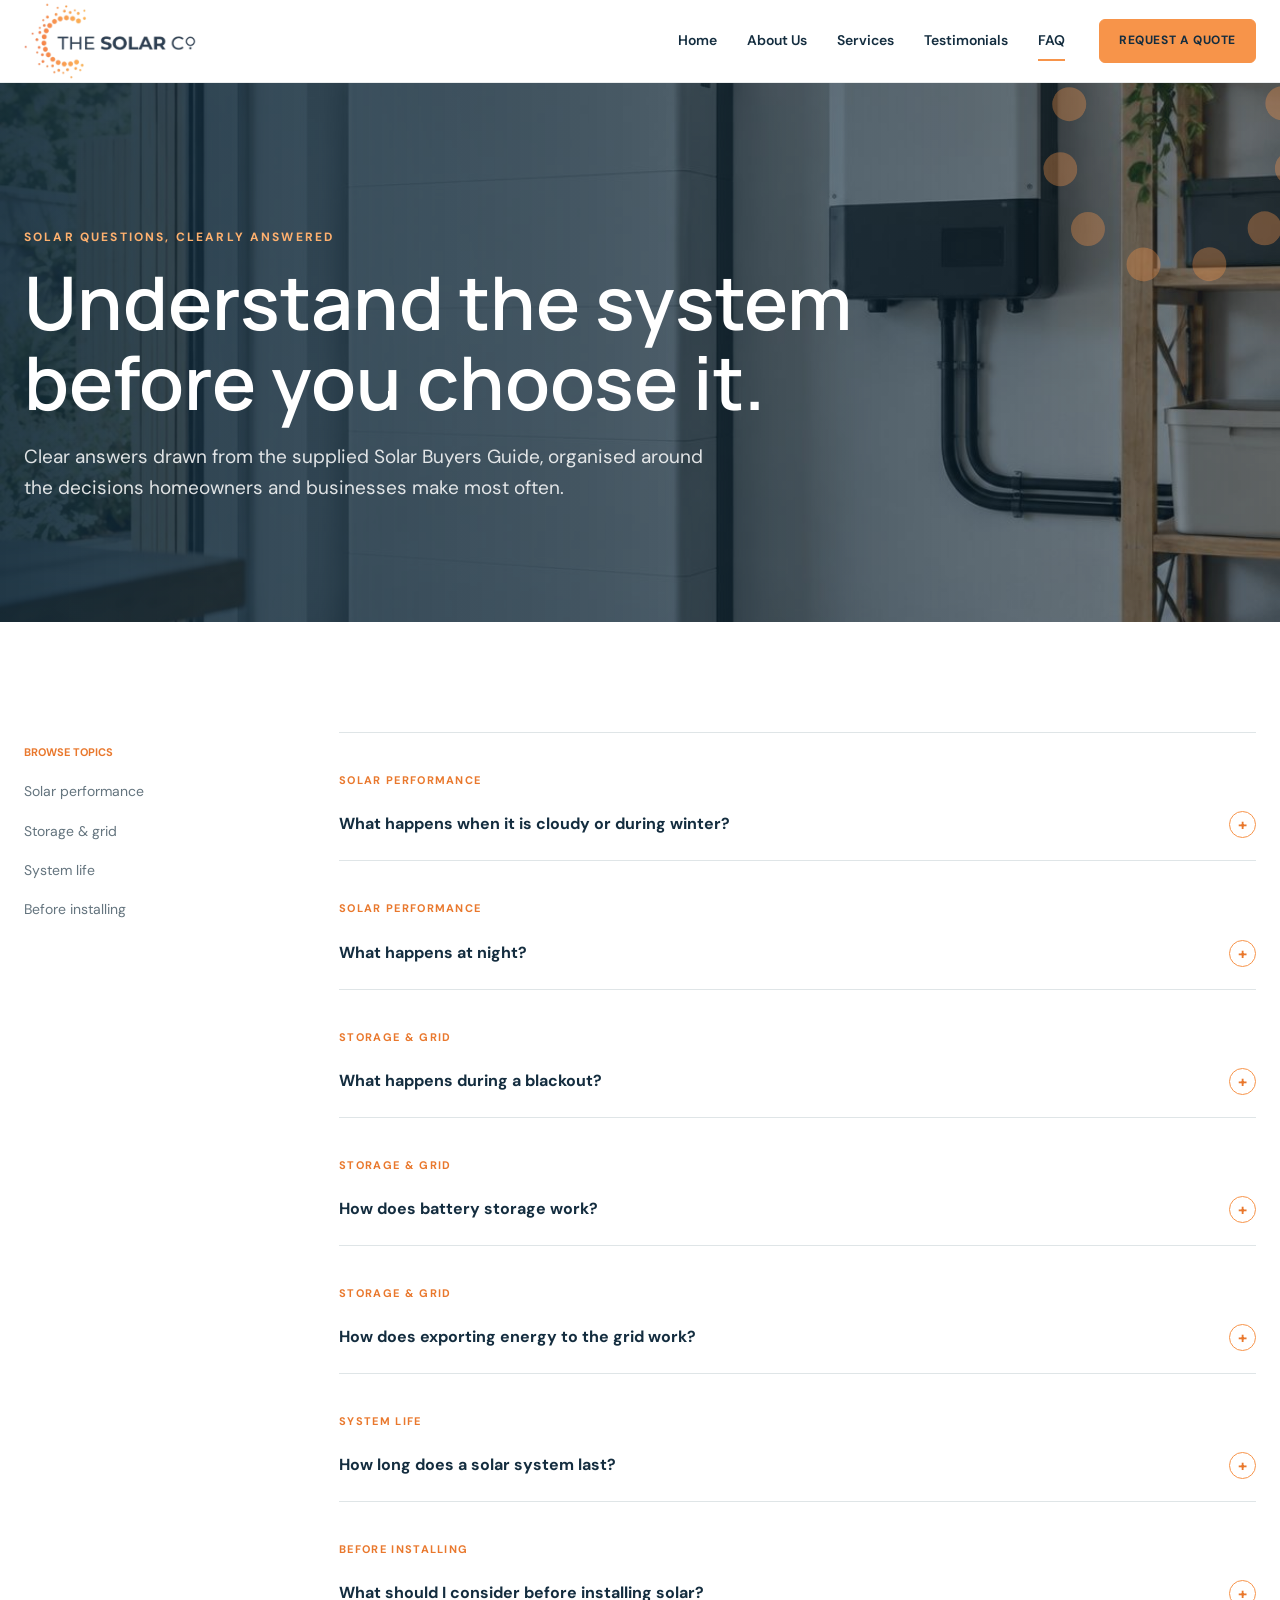
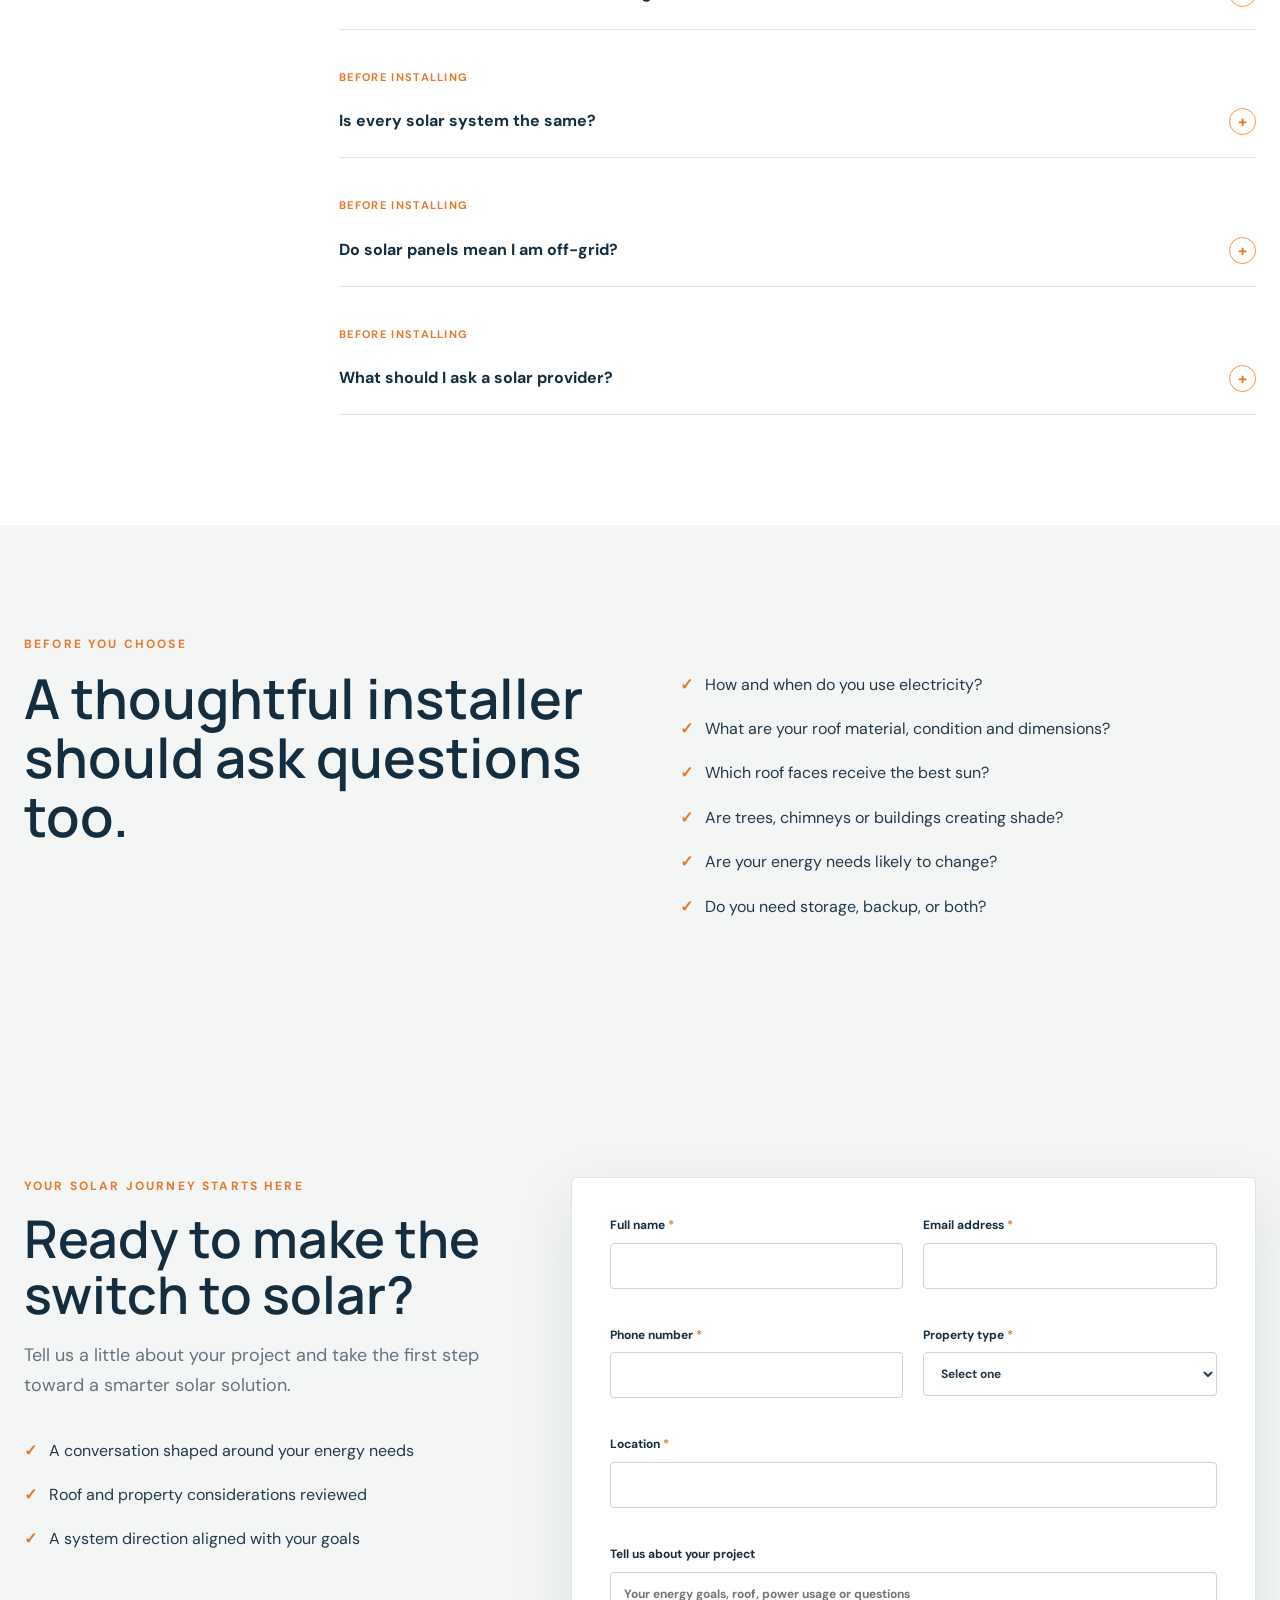
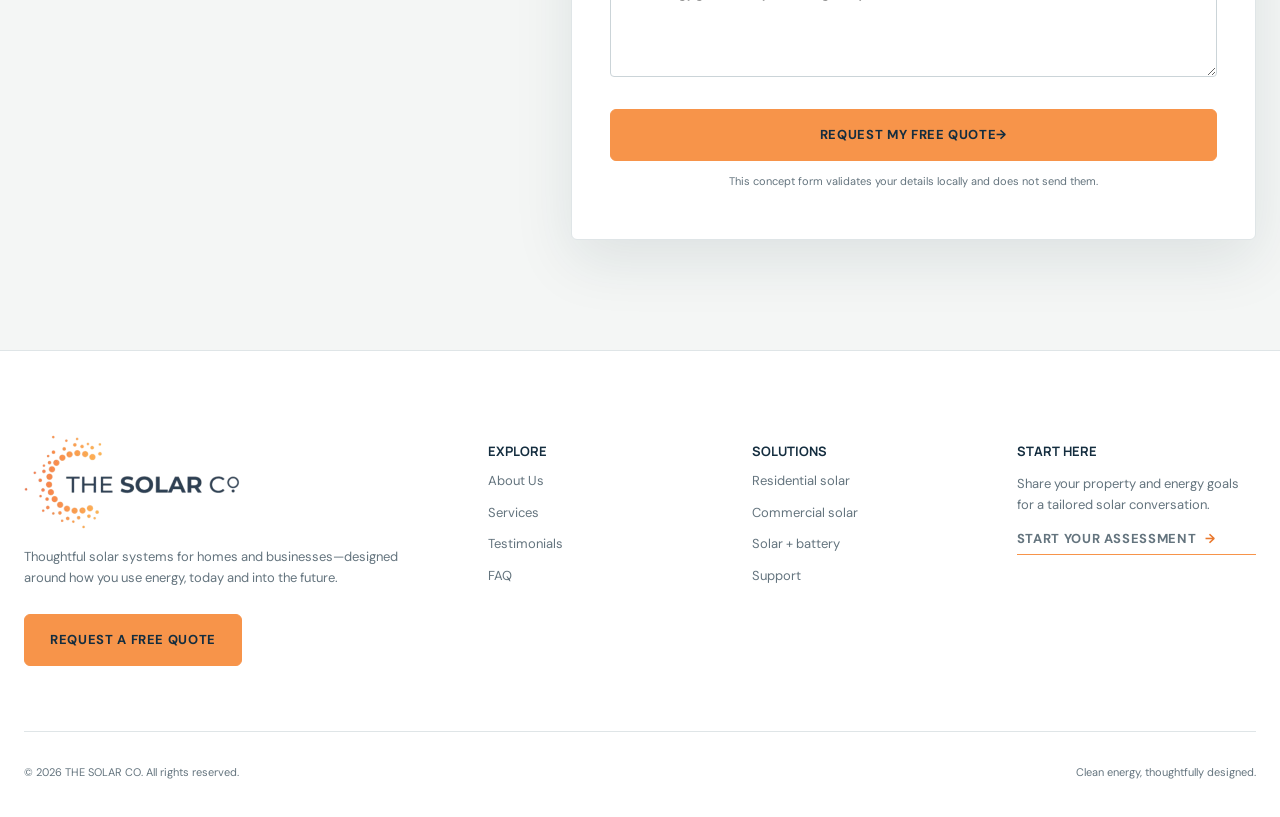
<file: faq.html>
<!doctype html>
<html lang="en">
  <head>
    <meta charset="utf-8">
    <meta name="viewport" content="width=device-width,initial-scale=1">
    <title>Solar FAQ | THE SOLAR CO.</title>
    <meta name="description" content="Clear answers about solar performance, battery storage, grid connection, system life and preparing for installation.">
    <meta property="og:title" content="Solar FAQ | THE SOLAR CO.">
    <meta property="og:description" content="Clear answers about solar performance, battery storage, grid connection, system life and preparing for installation.">
    <meta property="og:type" content="website">
    <meta property="og:image" content="assets/images/solar-battery.jpg">
    <meta name="twitter:card" content="summary_large_image">
    <meta name="twitter:image" content="assets/images/solar-battery.jpg">
    <link rel="icon" href="favicon.png" type="image/png">
    <link rel="preconnect" href="https://fonts.googleapis.com">
    <link rel="preconnect" href="https://fonts.gstatic.com" crossorigin>
    <link href="https://fonts.googleapis.com/css2?family=DM+Sans:wght@400;500;600;700&family=Manrope:wght@400;500;600;700&display=swap" rel="stylesheet">
    <link rel="stylesheet" href="css/style.css">
    <script type="application/ld+json">{"@context":"https://schema.org","@type":"Organization","name":"THE SOLAR CO.","description":"Professional solar energy system design, installation and support."}</script>
  </head>
  <body data-page="faq">
    <a class="skip-link" href="#main">Skip to content</a>
    <header class="site-header">
      <div class="container nav-wrap">
        <a class="brand" href="index.html" aria-label="The Solar Co. home"><img src="assets/images/the-solar-co.png" alt="The Solar Co." width="360" height="150"></a>
        <nav class="desktop-nav" aria-label="Primary navigation"><a data-page="home" href="index.html">Home</a><a data-page="about" href="about.html">About Us</a><a data-page="services" href="services.html">Services</a><a data-page="testimonials" href="testimonials.html">Testimonials</a><a data-page="faq" href="faq.html">FAQ</a></nav>
        <a class="button button-small header-cta" href="index.html#quote">Request a quote</a>
        <button class="menu-toggle" type="button" aria-expanded="false" aria-controls="mobile-menu" aria-label="Open menu"><span></span><span></span><span></span></button>
      </div>
      <nav class="mobile-nav" id="mobile-menu" aria-label="Mobile navigation"><a data-page="home" href="index.html">Home</a><a data-page="about" href="about.html">About Us</a><a data-page="services" href="services.html">Services</a><a data-page="testimonials" href="testimonials.html">Testimonials</a><a data-page="faq" href="faq.html">FAQ</a><a class="button" href="index.html#quote">Request a quote</a></nav>
    </header>
    <main id="main">
      <section class="page-hero">
        <img class="hero-media" src="assets/images/solar-battery.jpg" alt="Modern home battery and solar inverter installed indoors" width="1200" height="1008">
        <div class="hero-overlay"></div>
        <div class="container"><p class="eyebrow light">Solar questions, clearly answered</p><h1>Understand the system before you choose it.</h1><p>Clear answers drawn from the supplied Solar Buyers Guide, organised around the decisions homeowners and businesses make most often.</p></div>
      </section>
      <section class="section">
        <div class="container faq-layout">
          <aside><p>Browse topics</p><a href="#solar-performance">Solar performance</a><a href="#storage-grid">Storage & grid</a><a href="#system-life">System life</a><a href="#before-installing">Before installing</a></aside>
          <div class="faq-main" id="solar-performance">
            <div class="faq-group" data-category="Solar performance">
              <p class="faq-category">Solar performance</p>
              <div class="accordion">
                <button aria-expanded="false"><span>What happens when it is cloudy or during winter?</span><i>+</i></button>
                <div class="answer"><p>Solar panels still respond to available daylight, but output reduces in poor weather and during winter. The supplied guide notes that output may reduce by roughly 25–50% in these conditions; actual results depend on the system, location and weather.</p></div>
              </div>
            </div>
            <div class="faq-group" data-category="Solar performance">
              <p class="faq-category">Solar performance</p>
              <div class="accordion">
                <button aria-expanded="false"><span>What happens at night?</span><i>+</i></button>
                <div class="answer"><p>Solar panels do not produce energy after sunset. If your system includes a battery, excess energy generated during the day can be stored for use at night. Otherwise, a grid-tied home draws the electricity it needs from the grid.</p></div>
              </div>
            </div>
            <div class="faq-group" data-category="Storage & grid">
              <p class="faq-category">Storage & grid</p>
              <div class="accordion">
                <button aria-expanded="false"><span>What happens during a blackout?</span><i>+</i></button>
                <div class="answer"><p>A battery may be able to supply stored energy during an outage, but backup operation depends on the system selected. Storage and backup, sometimes called emergency power supply, are not automatically the same—this should be discussed during system design.</p></div>
              </div>
            </div>
            <div class="faq-group" data-category="Storage & grid">
              <p class="faq-category">Storage & grid</p>
              <div class="accordion">
                <button aria-expanded="false"><span>How does battery storage work?</span><i>+</i></button>
                <div class="answer"><p>A battery stores solar energy that is not used at the time it is generated. That energy can then be used later, such as in the evening, helping you use more of your own generation.</p></div>
              </div>
            </div>
            <div class="faq-group" data-category="Storage & grid">
              <p class="faq-category">Storage & grid</p>
              <div class="accordion">
                <button aria-expanded="false"><span>How does exporting energy to the grid work?</span><i>+</i></button>
                <div class="answer"><p>A grid-tied solar home has a two-way connection. Your import/export meter records electricity drawn from the grid and excess solar sent back. Export arrangements and rates are set by your electricity retailer.</p></div>
              </div>
            </div>
            <div class="faq-group" data-category="System life">
              <p class="faq-category">System life</p>
              <div class="accordion">
                <button aria-expanded="false"><span>How long does a solar system last?</span><i>+</i></button>
                <div class="answer"><p>The buyer’s guide explains that quality solar panels are designed for a service life of more than 25 years. Individual components have different expected lifespans, so product quality, correct installation and ongoing support all matter.</p></div>
              </div>
            </div>
            <div class="faq-group" data-category="Before installing">
              <p class="faq-category">Before installing</p>
              <div class="accordion">
                <button aria-expanded="false"><span>What should I consider before installing solar?</span><i>+</i></button>
                <div class="answer"><p>Start with how and when you use electricity, what you want solar to achieve, and the physical characteristics of your property. Roof material, condition, orientation, pitch, available area and shading all influence system design.</p></div>
              </div>
            </div>
            <div class="faq-group" data-category="Before installing">
              <p class="faq-category">Before installing</p>
              <div class="accordion">
                <button aria-expanded="false"><span>Is every solar system the same?</span><i>+</i></button>
                <div class="answer"><p>No. A suitable system should reflect your roof, energy profile, future plans and goals. Panel-only, solar-plus-battery and off-grid systems behave differently and should not be treated as interchangeable packages.</p></div>
              </div>
            </div>
            <div class="faq-group" data-category="Before installing">
              <p class="faq-category">Before installing</p>
              <div class="accordion">
                <button aria-expanded="false"><span>Do solar panels mean I am off-grid?</span><i>+</i></button>
                <div class="answer"><p>Usually not. Most solar homes remain connected to the grid. Your solar supplies the home first; the grid provides additional power when needed, and surplus solar may be exported or stored.</p></div>
              </div>
            </div>
            <div class="faq-group" data-category="Before installing">
              <p class="faq-category">Before installing</p>
              <div class="accordion">
                <button aria-expanded="false"><span>What should I ask a solar provider?</span><i>+</i></button>
                <div class="answer"><p>Ask whether they specialise in solar, how they assess energy use and roof conditions, who designs and installs the system, what monitoring is available, what product support applies and who helps after installation.</p></div>
              </div>
            </div>
          </div>
        </div>
      </section>
      <section class="section soft">
        <div class="container checklist-grid">
          <div><p class="eyebrow">Before you choose</p><h2>A thoughtful installer should ask questions too.</h2></div>
          <ul class="check-list">
            <li>How and when do you use electricity?</li>
            <li>What are your roof material, condition and dimensions?</li>
            <li>Which roof faces receive the best sun?</li>
            <li>Are trees, chimneys or buildings creating shade?</li>
            <li>Are your energy needs likely to change?</li>
            <li>Do you need storage, backup, or both?</li>
          </ul>
        </div>
      </section>
      <section class="quote-section" id="quote">
        <div class="container quote-grid">
          <div class="quote-copy reveal">
            <p class="eyebrow">Your solar journey starts here</p>
            <h2>Ready to make the switch to solar?</h2>
            <p>Tell us a little about your project and take the first step toward a smarter solar solution.</p>
            <ul class="check-list">
              <li>A conversation shaped around your energy needs</li>
              <li>Roof and property considerations reviewed</li>
              <li>A system direction aligned with your goals</li>
            </ul>
          </div>
          <form class="quote-form reveal" novalidate aria-label="Request a solar quote">
            <div class="form-grid"><label>Full name<span aria-hidden="true">*</span><input name="name" type="text" autocomplete="name" required maxlength="100"><small class="error"></small></label><label>Email address<span aria-hidden="true">*</span><input name="email" type="email" autocomplete="email" required maxlength="255"><small class="error"></small></label><label>Phone number<span aria-hidden="true">*</span><input name="phone" type="tel" autocomplete="tel" required maxlength="30"><small class="error"></small></label><label>Property type<span aria-hidden="true">*</span><select name="property" required><option value="">Select one</option><option>Residential home</option><option>Commercial property</option><option>New build</option><option>Rural property</option></select><small class="error"></small></label><label class="full">Location<span aria-hidden="true">*</span><input name="location" type="text" autocomplete="address-level2" required maxlength="120"><small class="error"></small></label><label class="full">Tell us about your project<textarea name="message" rows="4" maxlength="1000" placeholder="Your energy goals, roof, power usage or questions"></textarea><small class="error"></small></label></div>
            <button class="button form-submit" type="submit">Request my free quote <span aria-hidden="true">→</span></button>
            <p class="form-note">This concept form validates your details locally and does not send them.</p>
            <div class="form-success" role="status" tabindex="-1"><strong>Thank you! Your request has been received.</strong><span>This design concept has completed the form journey. No details were transmitted.</span></div>
          </form>
        </div>
      </section>
    </main>
    <footer class="site-footer">
      <div class="container footer-grid">
        <div class="footer-brand"><img src="assets/images/the-solar-co.png" alt="The Solar Co." width="360" height="auto"><p>Thoughtful solar systems for homes and businesses—designed around how you use energy, today and into the future.</p><a class="button" href="index.html#quote">Request a free quote</a></div>
        <div><h2>Explore</h2><a href="about.html">About Us</a><a href="services.html">Services</a><a href="testimonials.html">Testimonials</a><a href="faq.html">FAQ</a></div>
        <div><h2>Solutions</h2><a href="services.html#residential">Residential solar</a><a href="services.html#commercial">Commercial solar</a><a href="services.html#battery">Solar + battery</a><a href="services.html#support">Support</a></div>
        <div><h2>Start here</h2><p>Share your property and energy goals for a tailored solar conversation.</p><a class="text-link" href="index.html#quote">Start your assessment <span aria-hidden="true">→</span></a></div>
      </div>
      <div class="container footer-base"><p>© 2026 THE SOLAR CO. All rights reserved.</p><p>Clean energy, thoughtfully designed.</p></div>
    </footer>
    <script src="js/main.js" defer></script>
  </body>
</html>
</file>
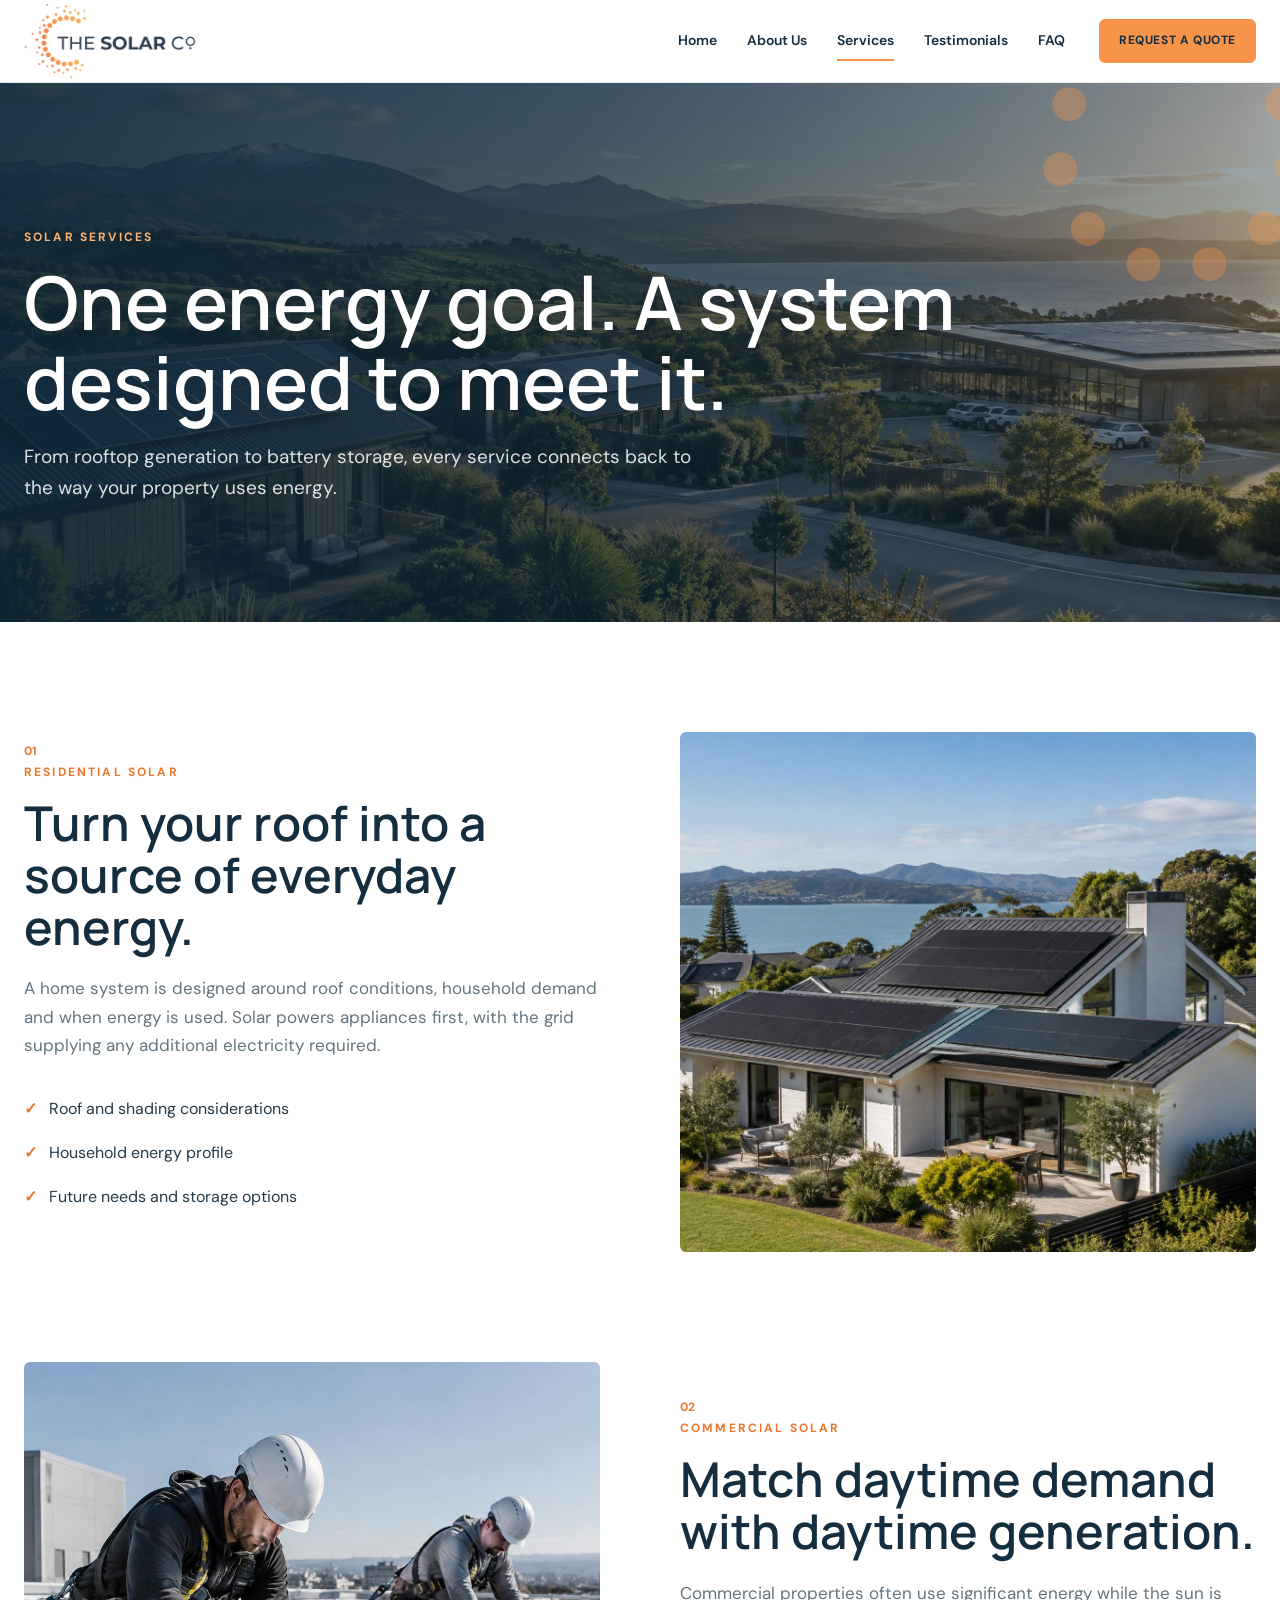
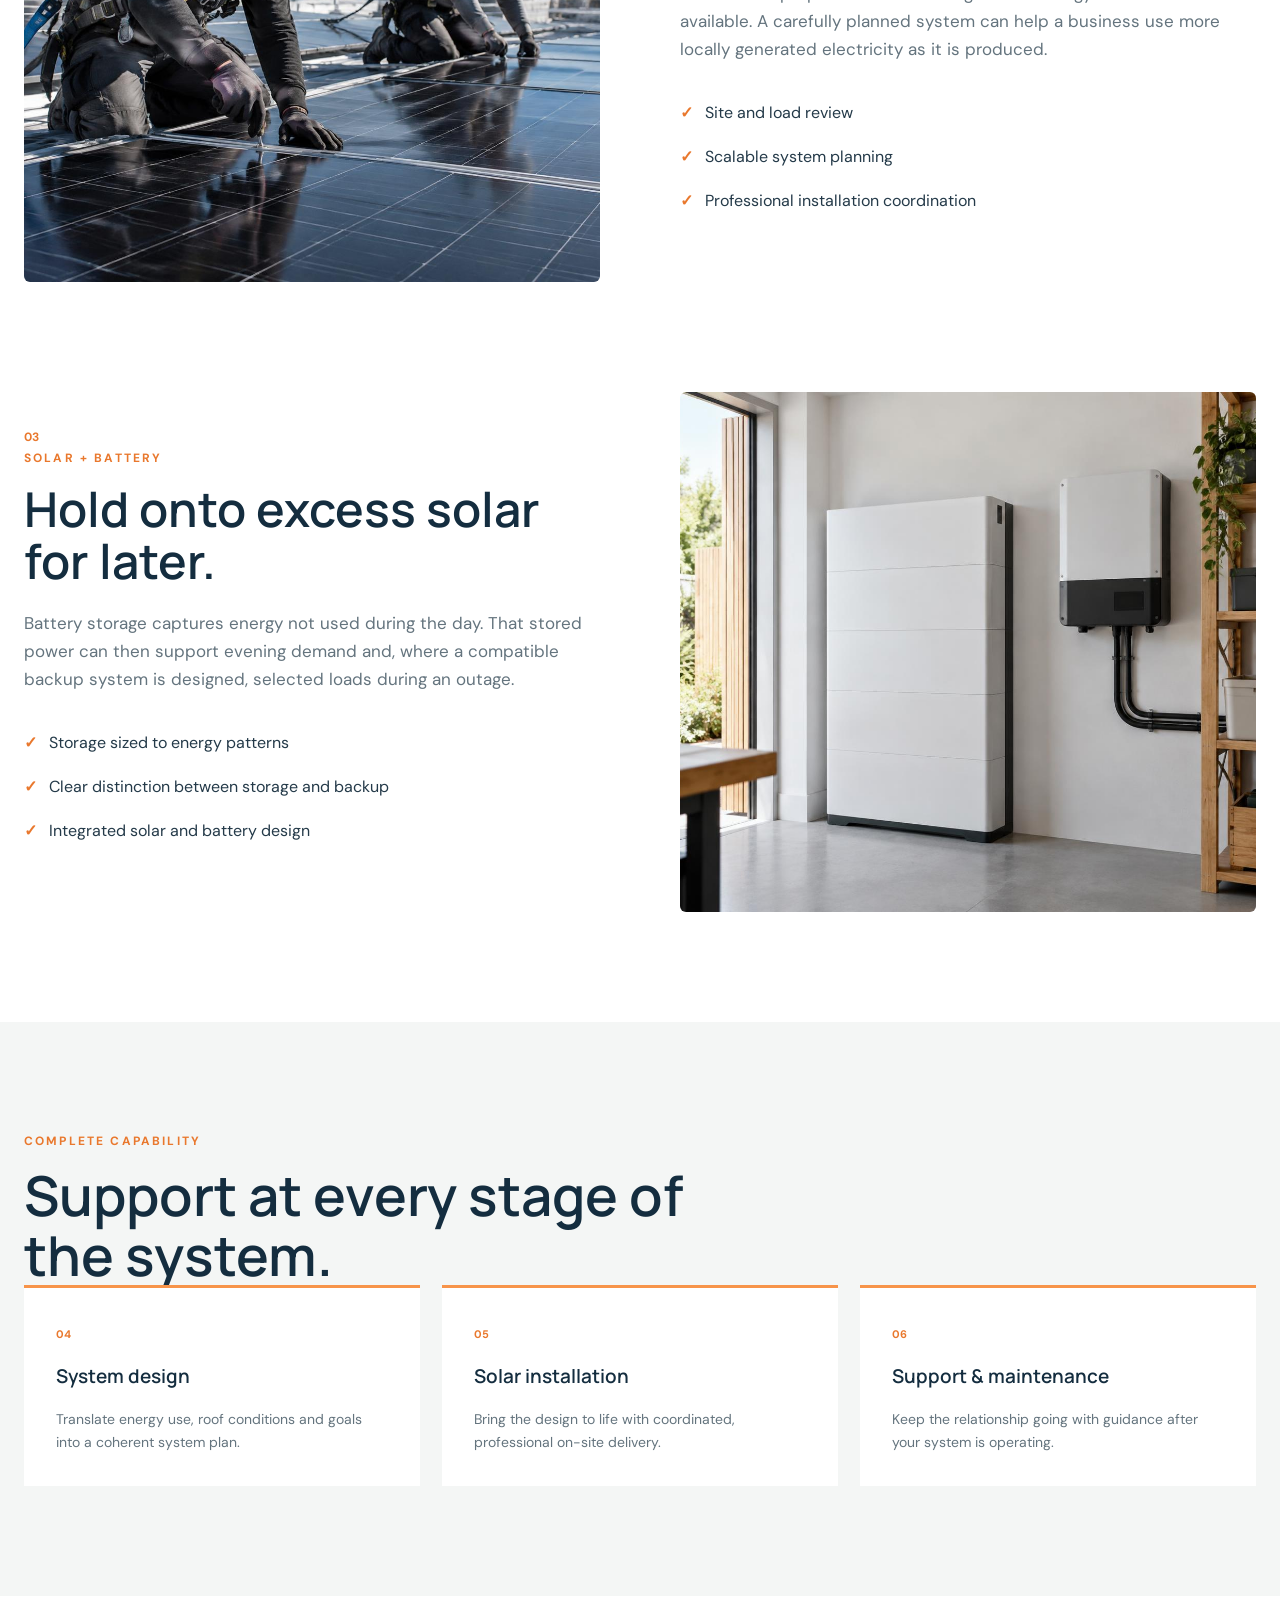
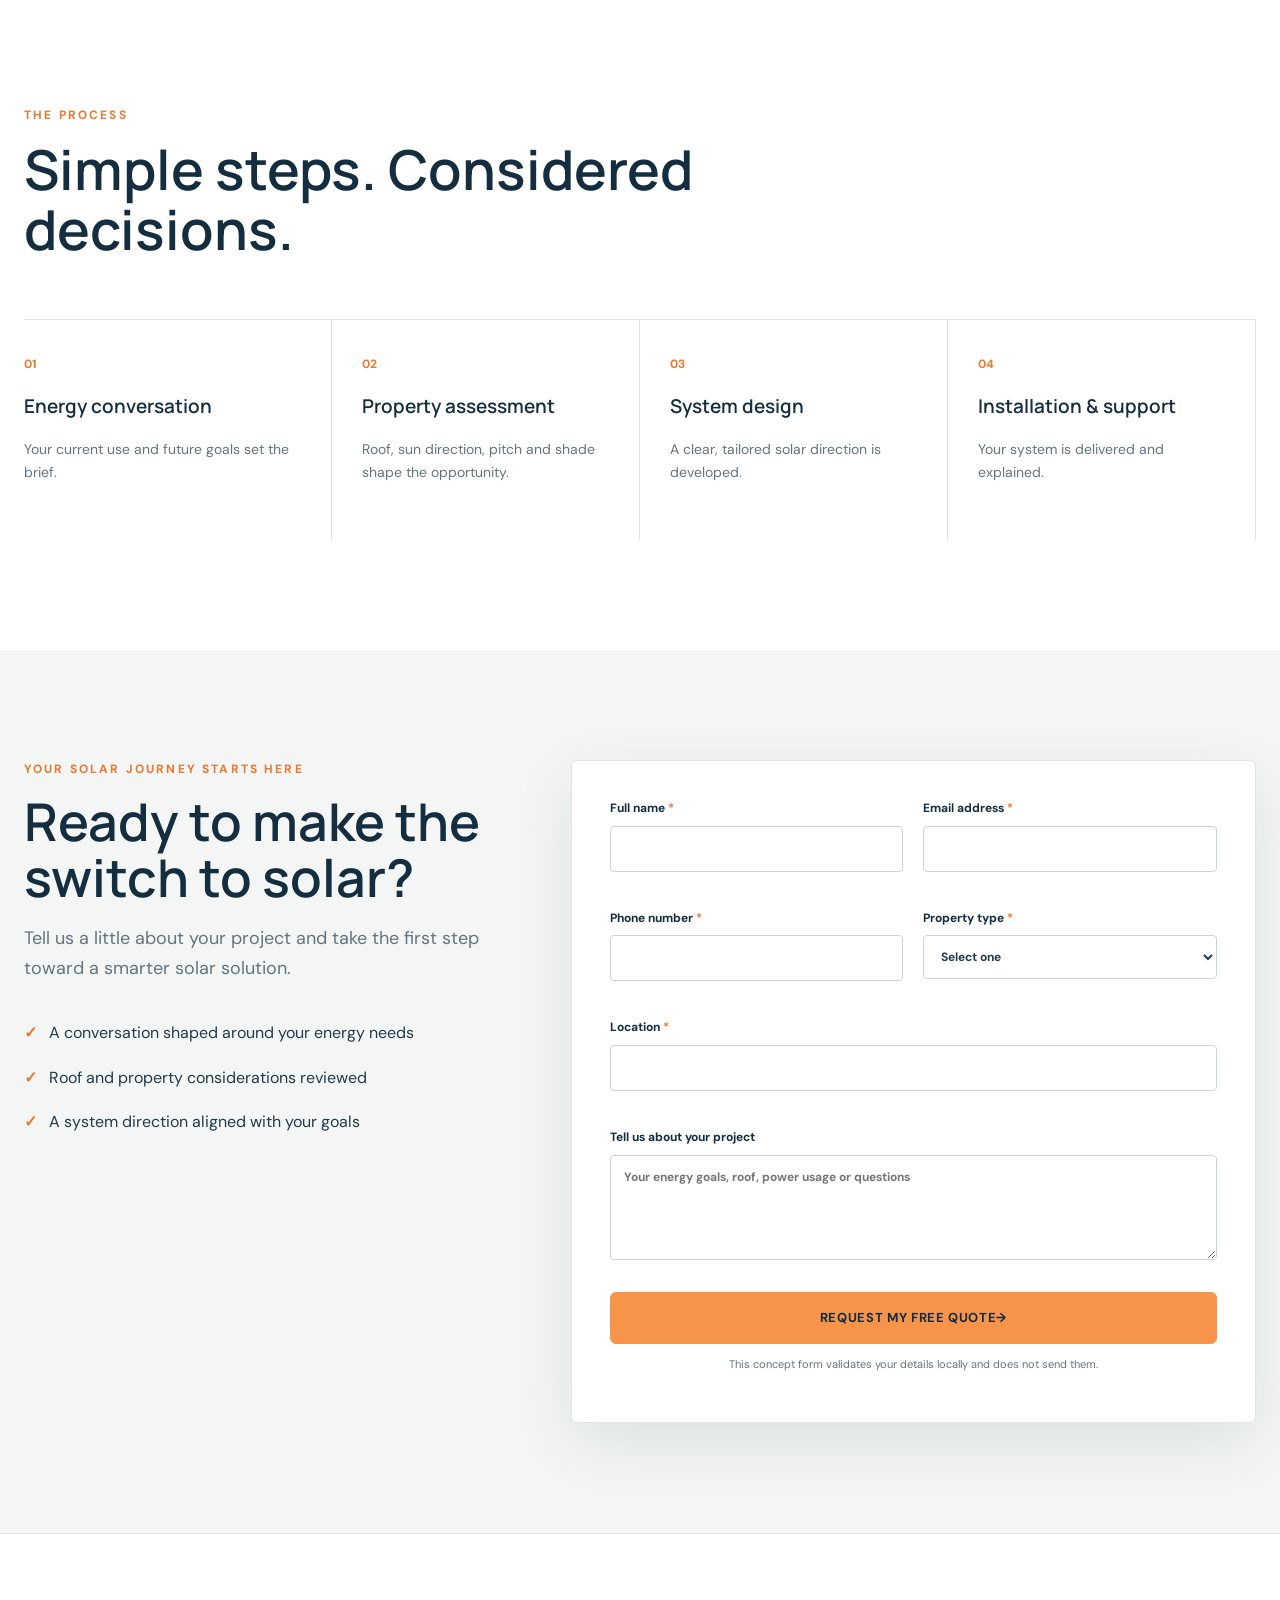
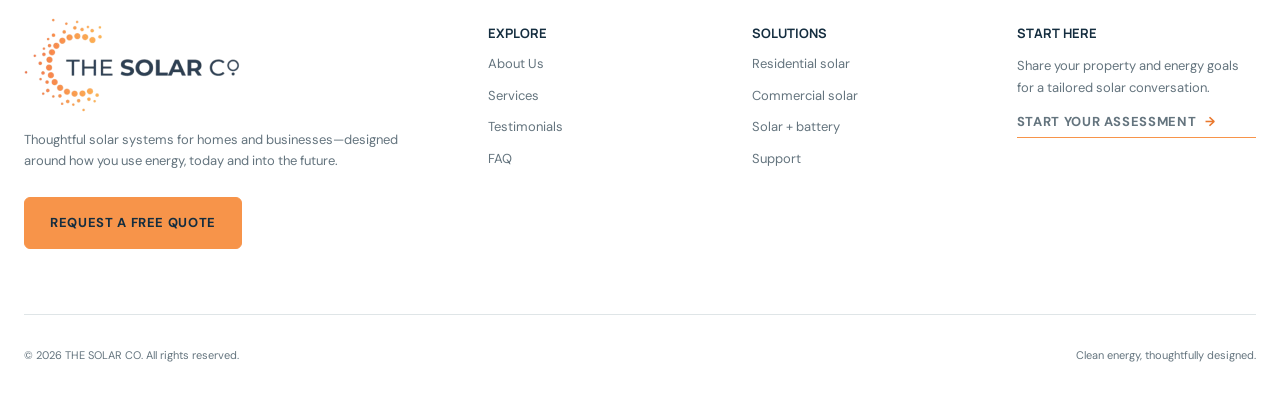
<file: services.html>
<!doctype html>
<html lang="en">
  <head>
    <meta charset="utf-8">
    <meta name="viewport" content="width=device-width,initial-scale=1">
    <title>Solar Services | THE SOLAR CO.</title>
    <meta name="description" content="Explore residential solar, commercial solar, battery storage, system design, installation and ongoing support.">
    <meta property="og:title" content="Solar Services | THE SOLAR CO.">
    <meta property="og:description" content="Explore residential solar, commercial solar, battery storage, system design, installation and ongoing support.">
    <meta property="og:type" content="website">
    <meta property="og:image" content="assets/images/solar-landscape.jpg">
    <meta name="twitter:card" content="summary_large_image">
    <meta name="twitter:image" content="assets/images/solar-landscape.jpg">
    <link rel="icon" href="favicon.png" type="image/png">
    <link rel="preconnect" href="https://fonts.googleapis.com">
    <link rel="preconnect" href="https://fonts.gstatic.com" crossorigin>
    <link href="https://fonts.googleapis.com/css2?family=DM+Sans:wght@400;500;600;700&family=Manrope:wght@400;500;600;700&display=swap" rel="stylesheet">
    <link rel="stylesheet" href="css/style.css">
    <script type="application/ld+json">{"@context":"https://schema.org","@type":"Organization","name":"THE SOLAR CO.","description":"Professional solar energy system design, installation and support."}</script>
  </head>
  <body data-page="services">
    <a class="skip-link" href="#main">Skip to content</a>
    <header class="site-header">
      <div class="container nav-wrap">
        <a class="brand" href="index.html" aria-label="The Solar Co. home"><img src="assets/images/the-solar-co.png" alt="The Solar Co." width="360" height="150"></a>
        <nav class="desktop-nav" aria-label="Primary navigation"><a data-page="home" href="index.html">Home</a><a data-page="about" href="about.html">About Us</a><a data-page="services" href="services.html">Services</a><a data-page="testimonials" href="testimonials.html">Testimonials</a><a data-page="faq" href="faq.html">FAQ</a></nav>
        <a class="button button-small header-cta" href="index.html#quote">Request a quote</a>
        <button class="menu-toggle" type="button" aria-expanded="false" aria-controls="mobile-menu" aria-label="Open menu"><span></span><span></span><span></span></button>
      </div>
      <nav class="mobile-nav" id="mobile-menu" aria-label="Mobile navigation"><a data-page="home" href="index.html">Home</a><a data-page="about" href="about.html">About Us</a><a data-page="services" href="services.html">Services</a><a data-page="testimonials" href="testimonials.html">Testimonials</a><a data-page="faq" href="faq.html">FAQ</a><a class="button" href="index.html#quote">Request a quote</a></nav>
    </header>
    <main id="main">
      <section class="page-hero">
        <img class="hero-media" src="assets/images/solar-landscape.jpg" alt="Solar-powered homes and workplaces across a wide landscape" width="1600" height="912">
        <div class="hero-overlay"></div>
        <div class="container"><p class="eyebrow light">Solar services</p><h1>One energy goal. A system designed to meet it.</h1><p>From rooftop generation to battery storage, every service connects back to the way your property uses energy.</p></div>
      </section>
      <section class="section">
        <div class="container service-detail-list">
          <article id="residential" class="service-detail">
            <div>
              <span class="service-index">01</span>
              <p class="eyebrow">Residential solar</p>
              <h2>Turn your roof into a source of everyday energy.</h2>
              <p>A home system is designed around roof conditions, household demand and when energy is used. Solar powers appliances first, with the grid supplying any additional electricity required.</p>
              <ul class="check-list">
                <li>Roof and shading considerations</li>
                <li>Household energy profile</li>
                <li>Future needs and storage options</li>
              </ul>
            </div>
            <img src="assets/images/home-assessment.jpg" alt="Residential home with a tailored rooftop solar array" loading="lazy">
          </article>
          <article id="commercial" class="service-detail reverse">
            <div>
              <span class="service-index">02</span>
              <p class="eyebrow">Commercial solar</p>
              <h2>Match daytime demand with daytime generation.</h2>
              <p>Commercial properties often use significant energy while the sun is available. A carefully planned system can help a business use more locally generated electricity as it is produced.</p>
              <ul class="check-list">
                <li>Site and load review</li>
                <li>Scalable system planning</li>
                <li>Professional installation coordination</li>
              </ul>
            </div>
            <img src="assets/images/commercial-install.jpg" alt="Commercial solar panel installation" loading="lazy">
          </article>
          <article id="battery" class="service-detail">
            <div>
              <span class="service-index">03</span>
              <p class="eyebrow">Solar + battery</p>
              <h2>Hold onto excess solar for later.</h2>
              <p>Battery storage captures energy not used during the day. That stored power can then support evening demand and, where a compatible backup system is designed, selected loads during an outage.</p>
              <ul class="check-list">
                <li>Storage sized to energy patterns</li>
                <li>Clear distinction between storage and backup</li>
                <li>Integrated solar and battery design</li>
              </ul>
            </div>
            <img src="assets/images/solar-battery.jpg" alt="Minimal home solar battery and inverter equipment" loading="lazy">
          </article>
        </div>
      </section>
      <section class="section soft">
        <div class="container">
          <div class="section-heading narrow"><p class="eyebrow">Complete capability</p><h2>Support at every stage of the system.</h2></div>
          <div class="service-grid simple">
            <article><b>04</b><h3>System design</h3><p>Translate energy use, roof conditions and goals into a coherent system plan.</p></article>
            <article><b>05</b><h3>Solar installation</h3><p>Bring the design to life with coordinated, professional on-site delivery.</p></article>
            <article id="support"><b>06</b><h3>Support & maintenance</h3><p>Keep the relationship going with guidance after your system is operating.</p></article>
          </div>
        </div>
      </section>
      <section class="section process">
        <div class="container">
          <div class="section-heading narrow"><p class="eyebrow">The process</p><h2>Simple steps. Considered decisions.</h2></div>
          <ol class="process-grid">
            <li><b>01</b><h3>Energy conversation</h3><p>Your current use and future goals set the brief.</p></li>
            <li><b>02</b><h3>Property assessment</h3><p>Roof, sun direction, pitch and shade shape the opportunity.</p></li>
            <li><b>03</b><h3>System design</h3><p>A clear, tailored solar direction is developed.</p></li>
            <li><b>04</b><h3>Installation & support</h3><p>Your system is delivered and explained.</p></li>
          </ol>
        </div>
      </section>
      <section class="quote-section" id="quote">
        <div class="container quote-grid">
          <div class="quote-copy reveal">
            <p class="eyebrow">Your solar journey starts here</p>
            <h2>Ready to make the switch to solar?</h2>
            <p>Tell us a little about your project and take the first step toward a smarter solar solution.</p>
            <ul class="check-list">
              <li>A conversation shaped around your energy needs</li>
              <li>Roof and property considerations reviewed</li>
              <li>A system direction aligned with your goals</li>
            </ul>
          </div>
          <form class="quote-form reveal" novalidate aria-label="Request a solar quote">
            <div class="form-grid"><label>Full name<span aria-hidden="true">*</span><input name="name" type="text" autocomplete="name" required maxlength="100"><small class="error"></small></label><label>Email address<span aria-hidden="true">*</span><input name="email" type="email" autocomplete="email" required maxlength="255"><small class="error"></small></label><label>Phone number<span aria-hidden="true">*</span><input name="phone" type="tel" autocomplete="tel" required maxlength="30"><small class="error"></small></label><label>Property type<span aria-hidden="true">*</span><select name="property" required><option value="">Select one</option><option>Residential home</option><option>Commercial property</option><option>New build</option><option>Rural property</option></select><small class="error"></small></label><label class="full">Location<span aria-hidden="true">*</span><input name="location" type="text" autocomplete="address-level2" required maxlength="120"><small class="error"></small></label><label class="full">Tell us about your project<textarea name="message" rows="4" maxlength="1000" placeholder="Your energy goals, roof, power usage or questions"></textarea><small class="error"></small></label></div>
            <button class="button form-submit" type="submit">Request my free quote <span aria-hidden="true">→</span></button>
            <p class="form-note">This concept form validates your details locally and does not send them.</p>
            <div class="form-success" role="status" tabindex="-1"><strong>Thank you! Your request has been received.</strong><span>This design concept has completed the form journey. No details were transmitted.</span></div>
          </form>
        </div>
      </section>
    </main>
    <footer class="site-footer">
      <div class="container footer-grid">
        <div class="footer-brand"><img src="assets/images/the-solar-co.png" alt="The Solar Co." width="200" height="auto"><p>Thoughtful solar systems for homes and businesses—designed around how you use energy, today and into the future.</p><a class="button" href="index.html#quote">Request a free quote</a></div>
        <div><h2>Explore</h2><a href="about.html">About Us</a><a href="services.html">Services</a><a href="testimonials.html">Testimonials</a><a href="faq.html">FAQ</a></div>
        <div><h2>Solutions</h2><a href="services.html#residential">Residential solar</a><a href="services.html#commercial">Commercial solar</a><a href="services.html#battery">Solar + battery</a><a href="services.html#support">Support</a></div>
        <div><h2>Start here</h2><p>Share your property and energy goals for a tailored solar conversation.</p><a class="text-link" href="index.html#quote">Start your assessment <span aria-hidden="true">→</span></a></div>
      </div>
      <div class="container footer-base"><p>© 2026 THE SOLAR CO. All rights reserved.</p><p>Clean energy, thoughtfully designed.</p></div>
    </footer>
    <script src="js/main.js" defer></script>
  </body>
</html>
</file>
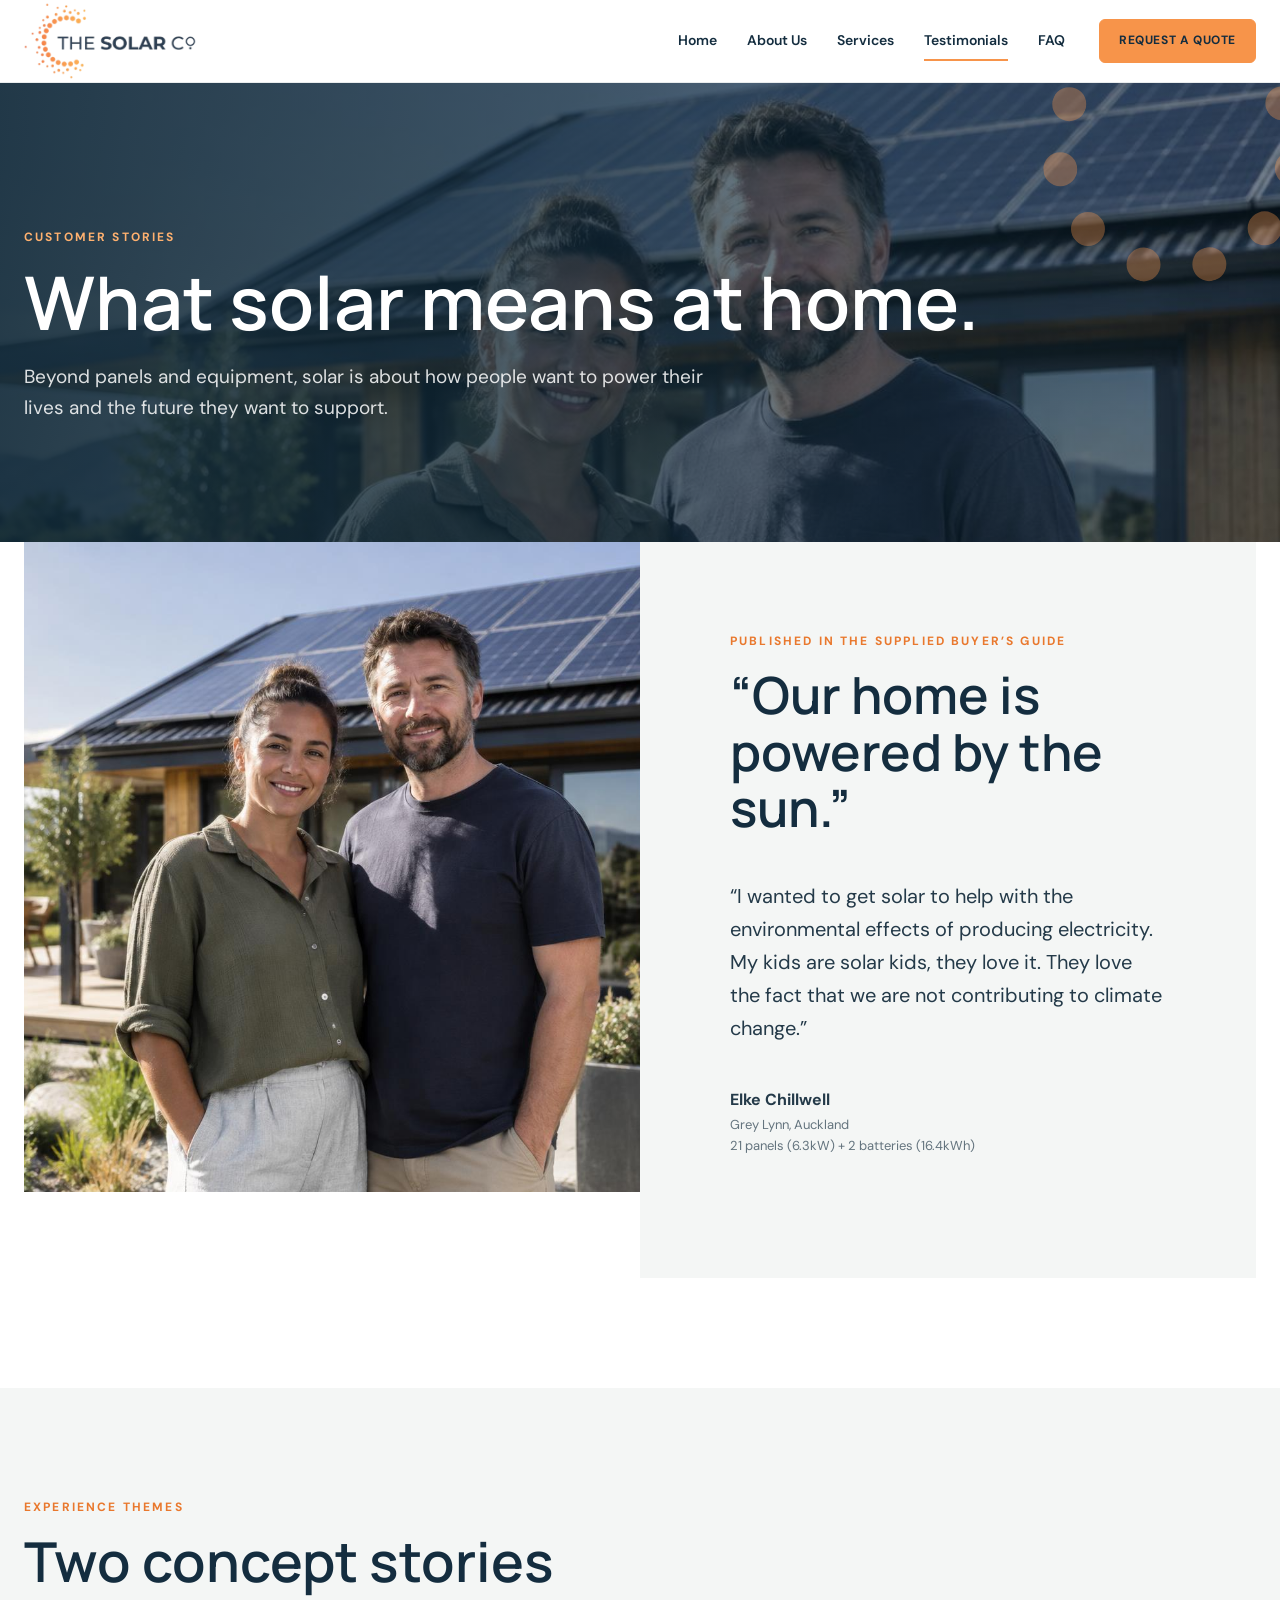
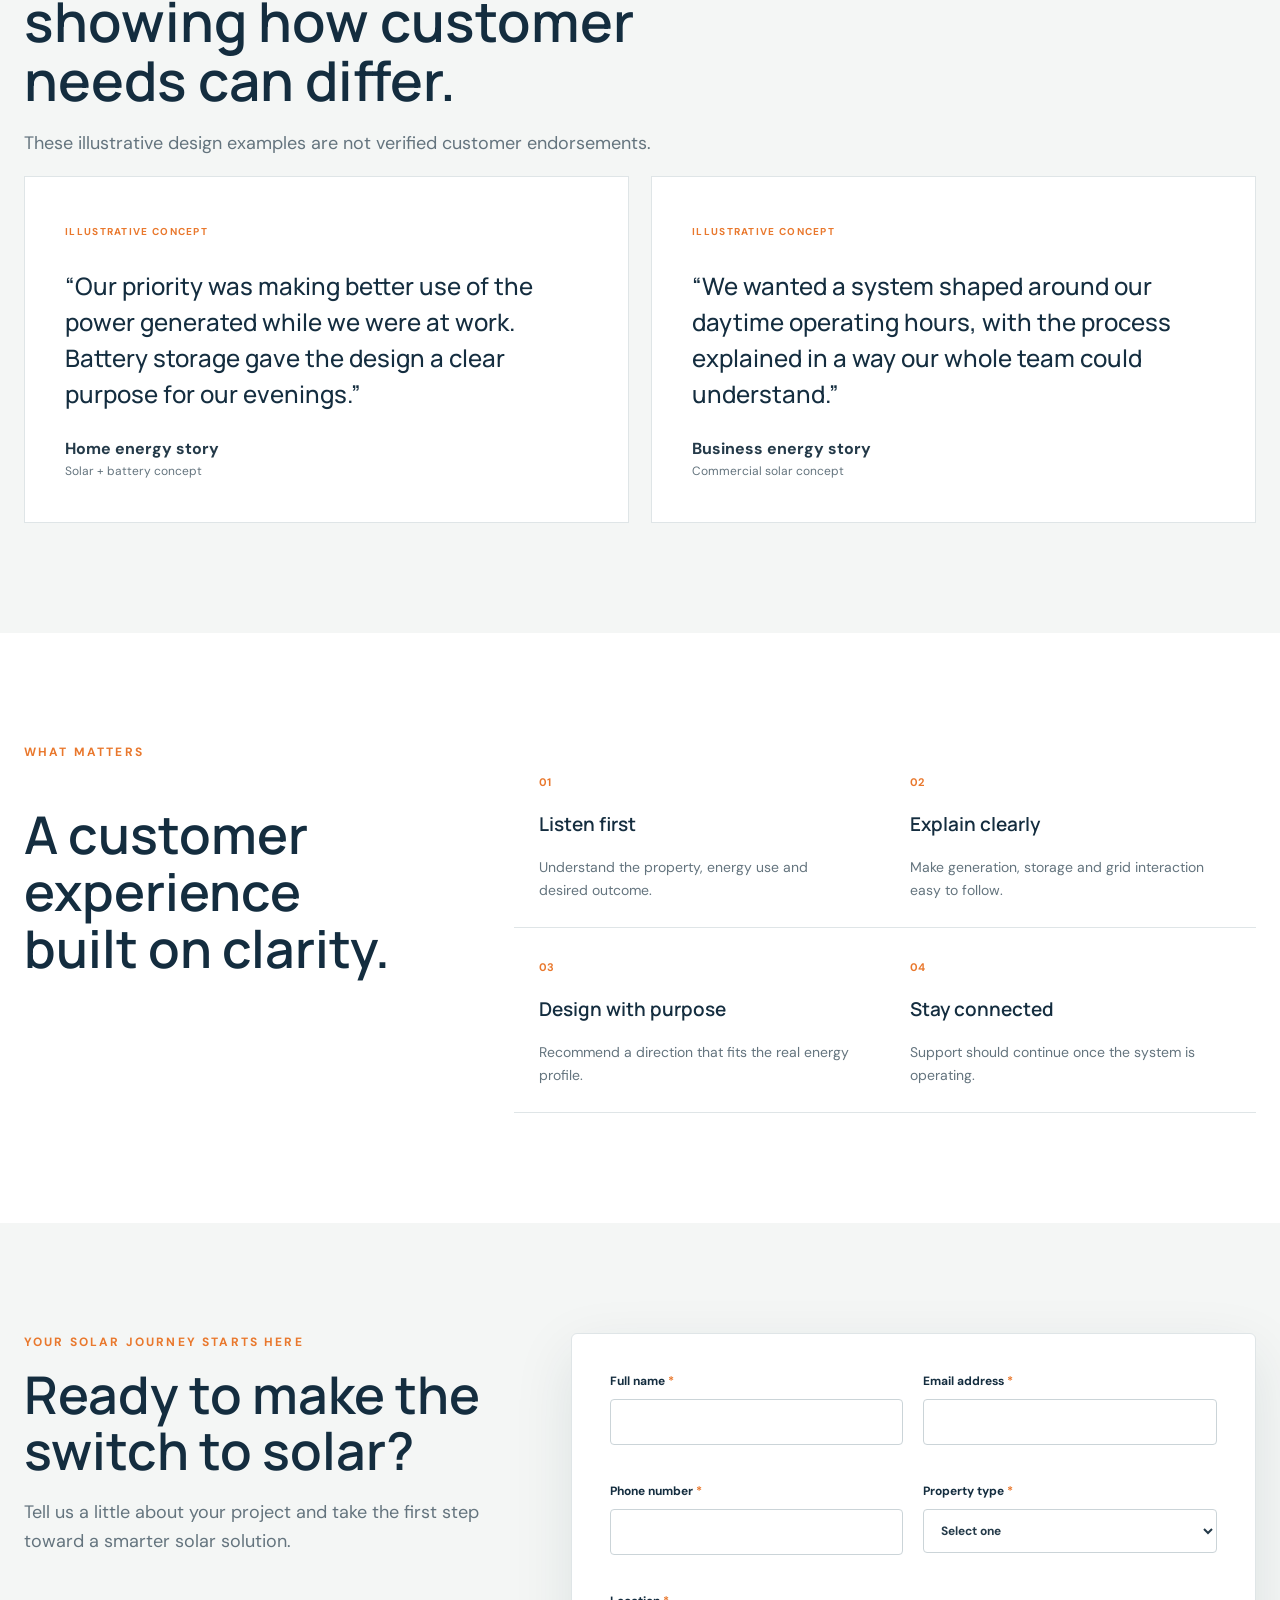
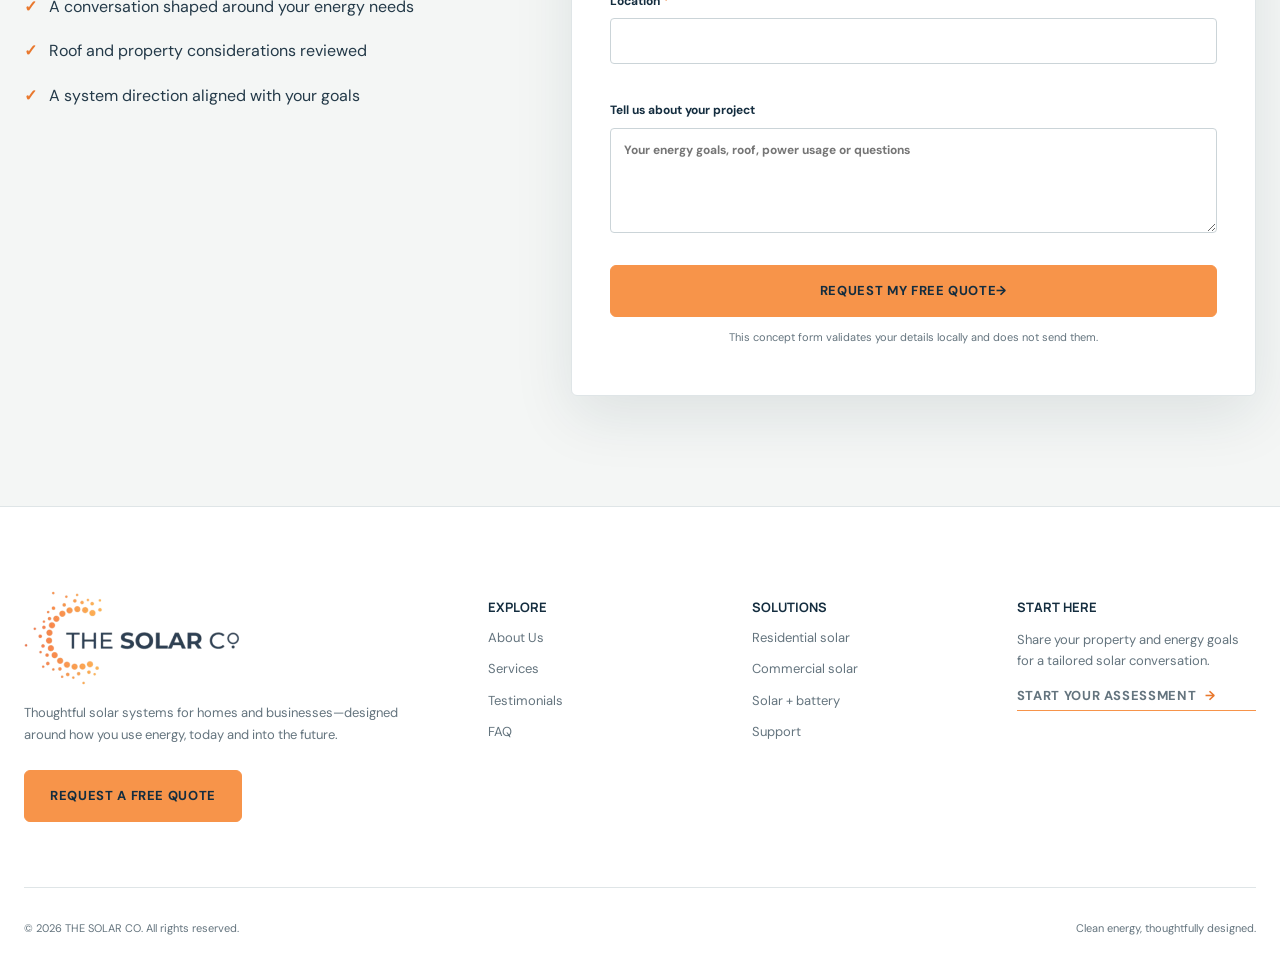
<file: testimonials.html>
<!doctype html>
<html lang="en">
  <head>
    <meta charset="utf-8">
    <meta name="viewport" content="width=device-width,initial-scale=1">
    <title>Solar Customer Stories | THE SOLAR CO.</title>
    <meta name="description" content="See a buyer-guide customer story and illustrative solar journeys focused on clarity, thoughtful design and cleaner energy.">
    <meta property="og:title" content="Solar Customer Stories | THE SOLAR CO.">
    <meta property="og:description" content="See a buyer-guide customer story and illustrative solar journeys focused on clarity, thoughtful design and cleaner energy.">
    <meta property="og:type" content="website">
    <meta property="og:image" content="assets/images/customer-home.jpg">
    <meta name="twitter:card" content="summary_large_image">
    <meta name="twitter:image" content="assets/images/customer-home.jpg">
    <link rel="icon" href="favicon.png" type="image/png">
    <link rel="preconnect" href="https://fonts.googleapis.com">
    <link rel="preconnect" href="https://fonts.gstatic.com" crossorigin>
    <link href="https://fonts.googleapis.com/css2?family=DM+Sans:wght@400;500;600;700&family=Manrope:wght@400;500;600;700&display=swap" rel="stylesheet">
    <link rel="stylesheet" href="css/style.css">
    <script type="application/ld+json">{"@context":"https://schema.org","@type":"Organization","name":"THE SOLAR CO.","description":"Professional solar energy system design, installation and support."}</script>
  </head>
  <body data-page="testimonials">
    <a class="skip-link" href="#main">Skip to content</a>
    <header class="site-header">
      <div class="container nav-wrap">
        <a class="brand" href="index.html" aria-label="The Solar Co. home"><img src="assets/images/the-solar-co.png" alt="The Solar Co." width="360" height="150"></a>
        <nav class="desktop-nav" aria-label="Primary navigation"><a data-page="home" href="index.html">Home</a><a data-page="about" href="about.html">About Us</a><a data-page="services" href="services.html">Services</a><a data-page="testimonials" href="testimonials.html">Testimonials</a><a data-page="faq" href="faq.html">FAQ</a></nav>
        <a class="button button-small header-cta" href="index.html#quote">Request a quote</a>
        <button class="menu-toggle" type="button" aria-expanded="false" aria-controls="mobile-menu" aria-label="Open menu"><span></span><span></span><span></span></button>
      </div>
      <nav class="mobile-nav" id="mobile-menu" aria-label="Mobile navigation"><a data-page="home" href="index.html">Home</a><a data-page="about" href="about.html">About Us</a><a data-page="services" href="services.html">Services</a><a data-page="testimonials" href="testimonials.html">Testimonials</a><a data-page="faq" href="faq.html">FAQ</a><a class="button" href="index.html#quote">Request a quote</a></nav>
    </header>
    <main id="main">
      <section class="page-hero">
        <img class="hero-media" style="object-position:center 15%" src="assets/images/customer-home.jpg" alt="Homeowners standing in front of their solar-powered home" width="1200" height="1008">
        <div class="hero-overlay"></div>
        <div class="container"><p class="eyebrow light">Customer stories</p><h1>What solar means at home.</h1><p>Beyond panels and equipment, solar is about how people want to power their lives and the future they want to support.</p></div>
      </section>
      <section class="section featured-story">
        <div class="container story-grid">
          <img src="assets/images/customer-home.jpg" alt="Homeowners outside a home with rooftop solar" loading="lazy">
          <blockquote>
            <p class="eyebrow">Published in the supplied buyer’s guide</p>
            <h2>“Our home is powered by the sun.”</h2>
            <p>“I wanted to get solar to help with the environmental effects of producing electricity. My kids are solar kids, they love it. They love the fact that we are not contributing to climate change.”</p>
            <footer><strong>Elke Chillwell</strong><span>Grey Lynn, Auckland</span><span>21 panels (6.3kW) + 2 batteries (16.4kWh)</span></footer>
          </blockquote>
        </div>
      </section>
      <section class="section soft">
        <div class="container">
          <div class="section-heading narrow"><p class="eyebrow">Experience themes</p><h2>Two concept stories showing how customer needs can differ.</h2><p>These illustrative design examples are not verified customer endorsements.</p></div>
          <div class="testimonial-grid">
            <article class="testimonial-card">
              <span class="concept-label">Illustrative concept</span>
              <p>“Our priority was making better use of the power generated while we were at work. Battery storage gave the design a clear purpose for our evenings.”</p>
              <footer><strong>Home energy story</strong><span>Solar + battery concept</span></footer>
            </article>
            <article class="testimonial-card">
              <span class="concept-label">Illustrative concept</span>
              <p>“We wanted a system shaped around our daytime operating hours, with the process explained in a way our whole team could understand.”</p>
              <footer><strong>Business energy story</strong><span>Commercial solar concept</span></footer>
            </article>
          </div>
        </div>
      </section>
      <section class="section">
        <div class="container trust-editorial">
          <div><p class="eyebrow">What matters</p><h2>A customer experience built on clarity.</h2></div>
          <div class="trust-points">
            <article><b>01</b><h3>Listen first</h3><p>Understand the property, energy use and desired outcome.</p></article>
            <article><b>02</b><h3>Explain clearly</h3><p>Make generation, storage and grid interaction easy to follow.</p></article>
            <article><b>03</b><h3>Design with purpose</h3><p>Recommend a direction that fits the real energy profile.</p></article>
            <article><b>04</b><h3>Stay connected</h3><p>Support should continue once the system is operating.</p></article>
          </div>
        </div>
      </section>
      <section class="quote-section" id="quote">
        <div class="container quote-grid">
          <div class="quote-copy reveal">
            <p class="eyebrow">Your solar journey starts here</p>
            <h2>Ready to make the switch to solar?</h2>
            <p>Tell us a little about your project and take the first step toward a smarter solar solution.</p>
            <ul class="check-list">
              <li>A conversation shaped around your energy needs</li>
              <li>Roof and property considerations reviewed</li>
              <li>A system direction aligned with your goals</li>
            </ul>
          </div>
          <form class="quote-form reveal" novalidate aria-label="Request a solar quote">
            <div class="form-grid"><label>Full name<span aria-hidden="true">*</span><input name="name" type="text" autocomplete="name" required maxlength="100"><small class="error"></small></label><label>Email address<span aria-hidden="true">*</span><input name="email" type="email" autocomplete="email" required maxlength="255"><small class="error"></small></label><label>Phone number<span aria-hidden="true">*</span><input name="phone" type="tel" autocomplete="tel" required maxlength="30"><small class="error"></small></label><label>Property type<span aria-hidden="true">*</span><select name="property" required><option value="">Select one</option><option>Residential home</option><option>Commercial property</option><option>New build</option><option>Rural property</option></select><small class="error"></small></label><label class="full">Location<span aria-hidden="true">*</span><input name="location" type="text" autocomplete="address-level2" required maxlength="120"><small class="error"></small></label><label class="full">Tell us about your project<textarea name="message" rows="4" maxlength="1000" placeholder="Your energy goals, roof, power usage or questions"></textarea><small class="error"></small></label></div>
            <button class="button form-submit" type="submit">Request my free quote <span aria-hidden="true">→</span></button>
            <p class="form-note">This concept form validates your details locally and does not send them.</p>
            <div class="form-success" role="status" tabindex="-1"><strong>Thank you! Your request has been received.</strong><span>This design concept has completed the form journey. No details were transmitted.</span></div>
          </form>
        </div>
      </section>
    </main>
    <footer class="site-footer">
      <div class="container footer-grid">
        <div class="footer-brand"><img src="assets/images/the-solar-co.png" alt="The Solar Co." width="200" height="auto"><p>Thoughtful solar systems for homes and businesses—designed around how you use energy, today and into the future.</p><a class="button" href="index.html#quote">Request a free quote</a></div>
        <div><h2>Explore</h2><a href="about.html">About Us</a><a href="services.html">Services</a><a href="testimonials.html">Testimonials</a><a href="faq.html">FAQ</a></div>
        <div><h2>Solutions</h2><a href="services.html#residential">Residential solar</a><a href="services.html#commercial">Commercial solar</a><a href="services.html#battery">Solar + battery</a><a href="services.html#support">Support</a></div>
        <div><h2>Start here</h2><p>Share your property and energy goals for a tailored solar conversation.</p><a class="text-link" href="index.html#quote">Start your assessment <span aria-hidden="true">→</span></a></div>
      </div>
      <div class="container footer-base"><p>© 2026 THE SOLAR CO. All rights reserved.</p><p>Clean energy, thoughtfully designed.</p></div>
    </footer>
    <script src="js/main.js" defer></script>
  </body>
</html>
</file>
<file: css/style.css>
:root {
  --navy: #142d3f;
  --navy-2: #203f54;
  --orange: #f7944a;
  --orange-2: #e9782d;
  --paper: #fff;
  --soft: #f4f6f5;
  --line: #dfe5e7;
  --ink: #243a49;
  --muted: #64747e;
  --radius: 6px;
  --shadow: 0 20px 60px rgba(20,45,63,.1);
  --max: 1240px;
}
* {
  box-sizing: border-box;
}
html {
  scroll-behavior: smooth;
}
body {
  margin: 0;
  background: var(--paper);
  color: var(--ink);
  font-family: "DM Sans",sans-serif;
  line-height: 1.65;
}
img {
  display: block;
  max-width: 100%;
}
a {
  color: inherit;
  text-decoration: none;
}
button,
input,
select,
textarea {
  font: inherit;
}
.container {
  width: min(var(--max),calc(100% - 48px));
  margin-inline: auto;
}
.skip-link {
  position: fixed;
  left: 16px;
  top: -80px;
  z-index: 999;
  background: var(--navy);
  color: var(--paper);
  padding: 12px 18px;
}
.skip-link:focus {
  top: 12px;
}
.site-header {
  position: sticky;
  top: 0;
  z-index: 50;
  background: rgba(255,255,255,.96);
  border-bottom: 1px solid rgba(20,45,63,.09);
  backdrop-filter: blur(15px);
}
.nav-wrap {
  height: 82px;
  display: grid;
  grid-template-columns: minmax(0,1fr) auto auto;
  align-items: center;
  gap: 34px;
}
.brand {
  width: 175px;
}
.brand img {
  width: 100%;
  height: auto;
}
.desktop-nav {
  display: flex;
  align-items: center;
  gap: 30px;
}
.desktop-nav a {
  font-size: 14px;
  font-weight: 600;
  color: var(--navy);
  position: relative;
}
.desktop-nav a:after {
  content: "";
  position: absolute;
  left: 0;
  right: 100%;
  bottom: -8px;
  height: 2px;
  background: var(--orange);
  transition: right .2s;
}
.desktop-nav a:hover:after,
.desktop-nav a.active:after {
  right: 0;
}
.button {
  display: inline-flex;
  align-items: center;
  justify-content: center;
  min-height: 52px;
  padding: 0 25px;
  border: 1px solid var(--orange);
  border-radius: var(--radius);
  background: var(--orange);
  color: var(--navy);
  font-weight: 700;
  font-size: 13px;
  text-transform: uppercase;
  letter-spacing: .05em;
  transition: transform .2s,background .2s,box-shadow .2s;
  cursor: pointer;
}
.button:hover {
  background: var(--orange-2);
  transform: translateY(-2px);
  box-shadow: 0 10px 24px rgba(247,148,74,.24);
}
.button-small {
  min-height: 44px;
  padding: 0 19px;
  font-size: 12px;
}
.button-ghost {
  background: transparent;
  color: var(--paper);
  border-color: rgba(255,255,255,.7);
}
.button-ghost:hover {
  background: var(--paper);
  color: var(--navy);
  box-shadow: none;
}
.menu-toggle,
.mobile-nav {
  display: none;
}
.hero {
  height: min(820px,calc(100vh - 82px));
  min-height: 650px;
  position: relative;
  display: flex;
  align-items: center;
  color: var(--paper);
  overflow: hidden;
}
.hero-media,
.impact-section>img {
  position: absolute;
  inset: 0;
  width: 100%;
  height: 100%;
  object-fit: cover;
}
.hero-overlay {
  position: absolute;
  inset: 0;
  background: linear-gradient(90deg,rgba(14,39,55,.87) 0%,rgba(14,39,55,.62) 38%,rgba(14,39,55,.08) 72%);
}
.hero-content {
  position: relative;
  z-index: 2;
  padding-bottom: 50px;
}
.hero-content h1 {
  max-width: 780px;
  margin: 13px 0 22px;
  font: 600 clamp(48px,6vw,86px)/1.03 "Manrope",sans-serif;
  letter-spacing: 0;
}
.hero-content>p:not(.eyebrow) {
  max-width: 610px;
  font-size: 19px;
  color: rgba(255,255,255,.88);
}
.eyebrow {
  margin: 0 0 14px;
  color: var(--orange-2);
  font-size: 12px;
  font-weight: 700;
  text-transform: uppercase;
  letter-spacing: .18em;
}
.eyebrow.light {
  color: #ffb16f;
}
.button-row {
  display: flex;
  gap: 12px;
  margin-top: 34px;
}
.scroll-cue {
  position: absolute;
  z-index: 2;
  bottom: 28px;
  right: 5%;
  display: flex;
  align-items: center;
  gap: 12px;
  font-size: 11px;
  text-transform: uppercase;
  letter-spacing: .14em;
}
.scroll-cue span {
  width: 42px;
  height: 1px;
  background: var(--orange);
}
.trust-strip {
  background: var(--paper);
  border-bottom: 1px solid var(--line);
}
.trust-grid {
  display: grid;
  grid-template-columns: repeat(4,1fr);
}
.trust-grid div {
  display: flex;
  gap: 16px;
  align-items: center;
  padding: 24px;
  border-right: 1px solid var(--line);
  font-size: 13px;
  font-weight: 600;
  color: var(--navy);
}
.trust-grid div:first-child {
  border-left: 1px solid var(--line);
}
.trust-grid b {
  color: var(--orange-2);
  font-size: 11px;
}
.section {
  padding: 110px 0;
}
.soft,
.flow-section {
  background: var(--soft);
}
.split {
  display: grid;
  grid-template-columns: 1fr 1.05fr;
  gap: 90px;
  align-items: start;
}
.section-heading h2,
.assessment-copy h2,
.value-copy h2,
.statement h2,
.page-hero h1,
.service-detail h2,
.quote-copy h2,
.image-copy h2,
.sticky-title h2,
.mission-grid h2,
.checklist-grid h2 {
  margin: 0;
  color: var(--navy);
  font: 600 clamp(36px,4.3vw,61px)/1.08 "Manrope",sans-serif;
  letter-spacing: 0;
}
.section-heading>p:not(.eyebrow),
.lead-copy p,
.assessment-copy>p,
.value-copy>p {
  font-size: 18px;
  color: var(--muted);
}
.lead-copy p:first-child {
  margin-top: 0;
  font-size: 21px;
  color: var(--ink);
}
.benefit-grid {
  display: grid;
  grid-template-columns: repeat(4,1fr);
  margin-top: 70px;
  border-top: 1px solid var(--line);
  border-bottom: 1px solid var(--line);
}
.benefit {
  padding: 32px;
  border-right: 1px solid var(--line);
}
.benefit:first-child {
  border-left: 1px solid var(--line);
}
.benefit span,
.service-index {
  color: var(--orange-2);
  font-size: 12px;
  font-weight: 700;
}
.benefit h3,
.flow-step h3,
.process-grid h3,
.advantage-list h3,
.service-grid.simple h3,
.trust-points h3 {
  color: var(--navy);
  font: 600 19px/1.25 "Manrope",sans-serif;
}
.benefit p,
.flow-step p,
.process-grid p,
.advantage-list p,
.service-grid.simple p,
.trust-points p {
  font-size: 14px;
  color: var(--muted);
  margin-bottom: 0;
}
.narrow {
  max-width: 750px;
}
.energy-flow {
  list-style: none;
  padding: 0;
  margin: 70px 0 0;
  display: grid;
  grid-template-columns: repeat(6,1fr);
  gap: 0;
  position: relative;
}
.energy-flow:before {
  content: "";
  position: absolute;
  top: 49px;
  left: 8%;
  right: 8%;
  height: 1px;
  background: var(--line);
}
.flow-step {
  position: relative;
  padding: 0 16px;
  text-align: center;
}
.flow-num {
  display: block;
  color: var(--orange-2);
  font-size: 10px;
  font-weight: 700;
}
.flow-icon {
  position: relative;
  display: grid;
  place-items: center;
  width: 58px;
  height: 58px;
  margin: 14px auto 24px;
  background: var(--paper);
  border: 1px solid var(--line);
  border-radius: 50%;
  color: var(--orange-2);
  font-size: 22px;
}
.section-top {
  display: flex;
  align-items: end;
  justify-content: space-between;
  margin-bottom: 50px;
}
.section-top .section-heading {
  max-width: 750px;
}
.text-link {
  color: var(--navy);
  font-weight: 700;
  font-size: 13px;
  text-transform: uppercase;
  letter-spacing: .05em;
  border-bottom: 1px solid var(--orange);
  padding-bottom: 4px;
}
.text-link span {
  color: var(--orange-2);
  margin-left: 5px;
}
.service-grid {
  display: grid;
  grid-template-columns: repeat(3,1fr);
  gap: 22px;
}
.service-photo {
  position: relative;
  height: 480px;
  overflow: hidden;
  border-radius: var(--radius);
  background: var(--navy);
}
.service-photo img {
  width: 100%;
  height: 100%;
  object-fit: cover;
  transition: transform .5s;
}
.service-photo:after {
  content: "";
  position: absolute;
  inset: 30% 0 0;
  background: linear-gradient(transparent,rgba(11,35,50,.9));
}
.service-photo div {
  position: absolute;
  z-index: 2;
  bottom: 0;
  padding: 30px;
  color: var(--paper);
}
.service-photo span {
  color: #ffb16f;
  font-size: 11px;
  text-transform: uppercase;
  letter-spacing: .15em;
}
.service-photo h3 {
  font: 600 25px/1.25 "Manrope",sans-serif;
  margin: 8px 0 24px;
}
.service-photo b {
  font-size: 12px;
  text-transform: uppercase;
}
.service-photo:hover img {
  transform: scale(1.035);
}
.compare-section {
  background: var(--navy);
  color: var(--paper);
}
.compare-section .section-heading h2 {
  color: var(--paper);
}
.compare-section .section-heading>p:not(.eyebrow) {
  color: rgba(255,255,255,.65);
}
.compare-grid {
  display: grid;
  grid-template-columns: 1fr 1fr;
  gap: 16px;
}
.compare-card {
  padding: 32px;
  background: var(--paper);
  color: var(--ink);
  border-radius: var(--radius);
}
.compare-card.featured {
  border-top: 5px solid var(--orange);
}
.compare-label,
.concept-label {
  font-size: 10px;
  font-weight: 700;
  text-transform: uppercase;
  letter-spacing: .13em;
  color: var(--orange-2);
}
.compare-card h3 {
  color: var(--navy);
  font: 600 23px "Manrope",sans-serif;
}
.compare-card p {
  font-size: 14px;
  color: var(--muted);
}
.mini-flow {
  display: flex;
  align-items: center;
  gap: 8px;
  padding: 16px 0;
  border-block: 1px solid var(--line);
}
.mini-flow b {
  font-size: 12px;
  color: var(--navy);
}
.mini-flow i {
  color: var(--orange-2);
  font-style: normal;
}
.assessment-grid,
.image-copy {
  display: grid;
  grid-template-columns: 1.08fr .92fr;
  align-items: center;
  gap: 80px;
}
.image-panel,
.image-copy>img {
  height: 630px;
  border-radius: var(--radius);
  overflow: hidden;
}
.image-panel img,
.image-copy>img {
  width: 100%;
  height: 100%;
  object-fit: cover;
}
.factor-grid {
  list-style: none;
  padding: 0;
  margin: 32px 0;
  display: grid;
  grid-template-columns: 1fr 1fr;
  border-top: 1px solid var(--line);
}
.factor-grid li {
  padding: 11px 0;
  border-bottom: 1px solid var(--line);
  font-size: 14px;
}
.factor-grid li:nth-child(odd) {
  margin-right: 20px;
}
.factor-grid li:before {
  content: "+";
  color: var(--orange-2);
  font-weight: 700;
  margin-right: 9px;
}
.why-us {
  background: var(--navy);
  color: var(--paper);
}
.editorial-grid {
  display: grid;
  grid-template-columns: 1fr 1fr;
  gap: 100px;
}
.statement h2 {
  color: var(--paper);
}
.statement>p:last-child {
  font-size: 18px;
  color: rgba(255,255,255,.68);
}
.advantage-list article {
  display: grid;
  grid-template-columns: 40px 1fr;
  gap: 15px;
  padding: 24px 0;
  border-bottom: 1px solid rgba(255,255,255,.14);
}
.advantage-list span {
  color: var(--orange);
  font-size: 11px;
}
.advantage-list h3 {
  color: var(--paper);
  margin: 0 0 6px;
}
.advantage-list p {
  color: rgba(255,255,255,.62);
}
.process-grid {
  list-style: none;
  padding: 0;
  margin: 60px 0 0;
  display: grid;
  grid-template-columns: repeat(4,1fr);
  border-top: 1px solid var(--line);
}
.process-grid li {
  padding: 30px 30px 0 0;
  border-right: 1px solid var(--line);
  min-height: 220px;
}
.process-grid li+li {
  padding-left: 30px;
}
.process-grid b {
  color: var(--orange-2);
  font-size: 12px;
}
.value-section {
  background: #f7f4ef;
}
.value-grid {
  display: grid;
  grid-template-columns: .8fr 1.2fr;
  gap: 90px;
  align-items: center;
}
.energy-profile {
  background: var(--paper);
  padding: 30px;
  border: 1px solid var(--line);
  border-radius: var(--radius);
  box-shadow: var(--shadow);
}
.profile-header {
  display: flex;
  justify-content: space-between;
  font-size: 10px;
  color: var(--muted);
  text-transform: uppercase;
}
.profile-chart {
  height: 250px;
  position: relative;
  border-bottom: 1px solid var(--line);
  overflow: hidden;
  background: repeating-linear-gradient(to bottom,transparent 0,transparent 61px,var(--line) 62px);
}
.sun-curve {
  position: absolute;
  width: 68%;
  height: 280px;
  left: 16%;
  top: 86px;
  border: 4px solid var(--orange);
  border-color: var(--orange) transparent transparent transparent;
  border-radius: 50%;
}
.use-line {
  position: absolute;
  z-index: 2;
  left: 0;
  right: 0;
  top: 150px;
  height: 3px;
  background: var(--navy);
  transform: skewY(-4deg);
}
.profile-note {
  position: absolute;
  right: 17%;
  top: 44px;
  color: var(--orange-2);
  font-size: 11px;
}
.profile-note.second {
  left: 5%;
  top: 165px;
  color: var(--navy);
}
.energy-profile>p {
  font-size: 11px;
  color: var(--muted);
  margin-bottom: 0;
}
.story-section {
  padding: 0;
}
.story-grid {
  display: grid;
  grid-template-columns: 1fr 1fr;
  align-items: stretch;
}
.story-grid>img {
  width: 100%;
  height: 650px;
  object-fit: cover;
}
.story-grid blockquote {
  margin: 0;
  padding: 90px;
  display: flex;
  flex-direction: column;
  justify-content: center;
  background: var(--soft);
}
.story-grid h2 {
  margin: 0 0 25px;
  color: var(--navy);
  font: 600 clamp(34px,4vw,58px)/1.1 "Manrope",sans-serif;
}
.story-grid blockquote>p:not(.eyebrow) {
  font-size: 20px;
}
.story-grid footer {
  display: flex;
  flex-direction: column;
  margin: 22px 0 32px;
}
.story-grid footer span {
  font-size: 13px;
  color: var(--muted);
}
.impact-section {
  min-height: 640px;
  position: relative;
  display: flex;
  align-items: end;
  color: var(--paper);
}
.impact-section:after {
  content: "";
  position: absolute;
  inset: 0;
  background: linear-gradient(0deg,rgba(13,39,55,.82),rgba(13,39,55,.05) 75%);
}
.impact-content {
  position: relative;
  z-index: 2;
  padding-bottom: 75px;
}
.impact-content h2 {
  max-width: 800px;
  font: 600 clamp(40px,5vw,68px)/1.08 "Manrope",sans-serif;
  margin: 0;
}
.impact-content>p:last-child {
  max-width: 650px;
  font-size: 18px;
}
.faq-preview .accordion-list {
  border-top: 1px solid var(--line);
}
.accordion {
  border-bottom: 1px solid var(--line);
}
.accordion button {
  width: 100%;
  display: grid;
  grid-template-columns: minmax(0,1fr) auto;
  gap: 20px;
  text-align: left;
  border: 0;
  background: transparent;
  padding: 22px 0;
  color: var(--navy);
  font-weight: 700;
  cursor: pointer;
}
.accordion button i {
  display: grid;
  place-items: center;
  width: 27px;
  height: 27px;
  border: 1px solid var(--orange);
  border-radius: 50%;
  font-style: normal;
  color: var(--orange-2);
  transition: transform .2s;
}
.accordion button[aria-expanded=true] i {
  transform: rotate(45deg);
}
.answer {
  display: grid;
  grid-template-rows: 0fr;
  transition: grid-template-rows .3s;
}
.answer p {
  overflow: hidden;
  margin: 0;
  color: var(--muted);
}
.accordion button[aria-expanded=true]+.answer {
  grid-template-rows: 1fr;
}
.accordion button[aria-expanded=true]+.answer p {
  padding-bottom: 23px;
}
.quote-section {
  padding: 110px 0;
  background: var(--soft);
}
.quote-grid {
  display: grid;
  grid-template-columns: .8fr 1.2fr;
  gap: 90px;
}
.quote-copy h2 {
  font-size: 52px;
}
.quote-copy>p:not(.eyebrow) {
  font-size: 18px;
  color: var(--muted);
}
.check-list {
  list-style: none;
  padding: 0;
  margin: 28px 0;
}
.check-list li {
  position: relative;
  padding: 9px 0 9px 25px;
}
.check-list li:before {
  content: "✓";
  position: absolute;
  left: 0;
  color: var(--orange-2);
  font-weight: 700;
}
.quote-form {
  background: var(--paper);
  border: 1px solid var(--line);
  padding: 38px;
  border-radius: var(--radius);
  box-shadow: var(--shadow);
}
.form-grid {
  display: grid;
  grid-template-columns: 1fr 1fr;
  gap: 20px;
}
.form-grid label {
  font-size: 12px;
  font-weight: 700;
  color: var(--navy);
}
.form-grid label span {
  color: var(--orange-2);
  margin-left: 3px;
}
.form-grid .full {
  grid-column: 1/-1;
}
.form-grid input,
.form-grid select,
.form-grid textarea {
  width: 100%;
  margin-top: 7px;
  border: 1px solid #cbd4d8;
  border-radius: 4px;
  padding: 12px 13px;
  background: var(--paper);
  color: var(--ink);
  outline: none;
}
.form-grid input:focus,
.form-grid select:focus,
.form-grid textarea:focus {
  border-color: var(--orange-2);
  box-shadow: 0 0 0 3px rgba(247,148,74,.15);
}
.form-grid .invalid {
  border-color: #b44336;
}
.error {
  display: block;
  color: #a83228;
  min-height: 17px;
  font-size: 11px;
  font-weight: 500;
}
.form-submit {
  width: 100%;
  margin-top: 8px;
}
.form-note {
  font-size: 11px;
  text-align: center;
  color: var(--muted);
}
.form-success {
  display: none;
  padding: 20px;
  border-left: 4px solid var(--orange);
  background: var(--soft);
  color: var(--navy);
}
.form-success.show {
  display: flex;
  flex-direction: column;
}
.form-success span {
  font-size: 13px;
  color: var(--muted);
}
.site-footer {
  padding: 80px 0 25px;
  background: var(--paper);
  border-top: 1px solid var(--line);
}
.footer-grid {
  display: grid;
  grid-template-columns: 2fr 1fr 1fr 1.2fr;
  gap: 65px;
}
.footer-brand img {
  width: 220px;
}
.footer-grid h2 {
  font: 700 13px "Manrope",sans-serif;
  text-transform: uppercase;
  color: var(--navy);
}
.footer-grid>div:not(.footer-brand)>a {
  display: block;
  margin: 10px 0;
  font-size: 13px;
  color: var(--muted);
}
.footer-grid p {
  font-size: 13px;
  color: var(--muted);
}
.footer-brand p {
  max-width: 390px;
}
.footer-brand .button {
  margin-top: 12px;
}
.footer-base {
  display: flex;
  justify-content: space-between;
  margin-top: 65px;
  padding-top: 20px;
  border-top: 1px solid var(--line);
  font-size: 11px;
  color: var(--muted);
}
.page-hero {
  padding: 145px 0 100px;
  background: var(--navy);
  position: relative;
  overflow: hidden;
  color: #fff;
}
.page-hero .hero-media {
  z-index: 0;
}
.page-hero .hero-overlay {
  z-index: 1;
  background: linear-gradient(90deg,rgba(14,39,55,.9) 0%,rgba(14,39,55,.72) 45%,rgba(14,39,55,.4) 100%);
}
.page-hero:after {
  content: "";
  position: absolute;
  z-index: 2;
  width: 200px;
  height: 200px;
  border: 34px dotted rgba(247,148,74,.35);
  border-radius: 50%;
  right: -30px;
  top: -65px;
}
.page-hero>.container {
  position: relative;
  z-index: 3;
}
.page-hero h1 {
  max-width: 960px;
  font-size: 74px;
  color: #fff;
}
.page-hero .container>p:last-child {
  max-width: 700px;
  font-size: 19px;
  color: rgba(255,255,255,.85);
}
.editorial-two {
  display: grid;
  grid-template-columns: .8fr 1.2fr;
  gap: 100px;
}
.sticky-title {
  align-self: start;
}
.prose .lead {
  font-size: 23px;
  color: var(--navy);
}
.prose p {
  font-size: 17px;
  color: var(--muted);
}
.mission-grid {
  display: grid;
  grid-template-columns: 1fr 1fr;
  gap: 30px;
}
.mission-grid article {
  padding: 45px;
  background: var(--paper);
  border-top: 4px solid var(--orange);
}
.mission-grid span {
  font-size: 11px;
  text-transform: uppercase;
  color: var(--orange-2);
  font-weight: 700;
}
.mission-grid h2 {
  font-size: 35px;
  margin-top: 20px;
}
.number-list {
  list-style: none;
  padding: 0;
  margin: 30px 0;
}
.number-list li {
  display: grid;
  grid-template-columns: 45px 1fr;
  padding: 15px 0;
  border-bottom: 1px solid var(--line);
}
.number-list b {
  color: var(--orange-2);
  font-size: 12px;
}
.service-detail-list {
  display: flex;
  flex-direction: column;
  gap: 110px;
}
.service-detail {
  display: grid;
  grid-template-columns: 1fr 1fr;
  gap: 80px;
  align-items: center;
}
.service-detail.reverse>div {
  order: 2;
}
.service-detail img {
  width: 100%;
  height: 520px;
  object-fit: cover;
  border-radius: var(--radius);
}
.service-detail h2 {
  font-size: 48px;
  margin: 12px 0 22px;
}
.service-detail>div>p:not(.eyebrow) {
  color: var(--muted);
  font-size: 17px;
}
.service-grid.simple article {
  padding: 32px;
  background: var(--paper);
  border-top: 3px solid var(--orange);
}
.service-grid.simple b,
.trust-points b {
  font-size: 11px;
  color: var(--orange-2);
}
.featured-story {
  padding-top: 0;
}
.testimonial-grid {
  display: grid;
  grid-template-columns: 1fr 1fr;
  gap: 22px;
}
.testimonial-card {
  background: var(--paper);
  border: 1px solid var(--line);
  padding: 40px;
}
.testimonial-card>p {
  font: 500 24px/1.5 "Manrope",sans-serif;
  color: var(--navy);
}
.testimonial-card footer {
  display: flex;
  flex-direction: column;
}
.testimonial-card footer span {
  font-size: 12px;
  color: var(--muted);
}
.trust-editorial {
  display: grid;
  grid-template-columns: .7fr 1.3fr;
  gap: 90px;
}
.trust-editorial h2 {
  color: var(--navy);
  font: 600 52px/1.1 "Manrope",sans-serif;
}
.trust-points {
  display: grid;
  grid-template-columns: 1fr 1fr;
}
.trust-points article {
  padding: 25px;
  border-bottom: 1px solid var(--line);
}
.faq-layout {
  display: grid;
  grid-template-columns: 230px 1fr;
  gap: 85px;
}
.faq-layout aside {
  position: sticky;
  top: 115px;
  align-self: start;
}
.faq-layout aside p {
  font-size: 11px;
  text-transform: uppercase;
  font-weight: 700;
  color: var(--orange-2);
}
.faq-layout aside a {
  display: block;
  padding: 8px 0;
  color: var(--muted);
  font-size: 14px;
}
.faq-main {
  border-top: 1px solid var(--line);
}
.faq-category {
  margin: 38px 0 0;
  color: var(--orange-2);
  font-size: 11px;
  text-transform: uppercase;
  font-weight: 700;
  letter-spacing: .12em;
}
.checklist-grid {
  display: grid;
  grid-template-columns: 1fr 1fr;
  gap: 80px;
}
.reveal {
  opacity: 0;
  transform: translateY(18px);
  transition: opacity .6s ease,transform .6s ease;
}
.reveal.visible {
  opacity: 1;
  transform: none;
}
:focus-visible {
  outline: 3px solid var(--orange);
  outline-offset: 3px;
}
@media (prefers-reduced-motion: reduce) {
  html {
    scroll-behavior: auto;
  }
  .reveal {
    opacity: 1;
    transform: none;
    transition: none;
  }
  * {
    animation: none!important;
    transition: none!important;
  }
}
@media (max-width: 1000px) {
  .desktop-nav {
    display: none;
  }
  .nav-wrap {
    grid-template-columns: minmax(0,1fr) auto auto;
  }
  .menu-toggle {
    display: flex;
    width: 44px;
    height: 44px;
    border: 0;
    background: transparent;
    flex-direction: column;
    align-items: center;
    justify-content: center;
    gap: 5px;
  }
  .menu-toggle span {
    width: 22px;
    height: 2px;
    background: var(--navy);
  }
  .mobile-nav {
    position: absolute;
    top: 82px;
    left: 0;
    right: 0;
    background: var(--paper);
    padding: 20px 24px 28px;
    border-bottom: 1px solid var(--line);
    box-shadow: var(--shadow);
  }
  .mobile-nav.open {
    display: grid;
  }
  .mobile-nav a:not(.button) {
    padding: 12px 0;
    border-bottom: 1px solid var(--line);
    color: var(--navy);
    font-weight: 600;
  }
  .mobile-nav .button {
    margin-top: 18px;
  }
  .split,
  .assessment-grid,
  .image-copy,
  .editorial-grid,
  .quote-grid,
  .value-grid,
  .editorial-two,
  .service-detail,
  .trust-editorial,
  .checklist-grid {
    grid-template-columns: 1fr;
    gap: 45px;
  }
  .service-detail.reverse>div {
    order: 0;
  }
  .energy-flow {
    grid-template-columns: repeat(3,1fr);
    row-gap: 50px;
  }
  .energy-flow:before {
    display: none;
  }
  .benefit-grid {
    grid-template-columns: 1fr 1fr;
  }
  .service-photo {
    height: 410px;
  }
  .story-grid blockquote {
    padding: 55px;
  }
  .footer-grid {
    grid-template-columns: 2fr 1fr 1fr;
  }
  .footer-grid>div:last-child {
    grid-column: 1/-1;
  }
  .page-hero h1 {
    font-size: 60px;
  }
  .image-panel,
  .image-copy>img {
    height: 520px;
  }
  .service-detail img {
    height: 460px;
  }
}
@media (max-width: 700px) {
  .container {
    width: min(100% - 32px,var(--max));
  }
  .nav-wrap {
    height: 70px;
    gap: 10px;
  }
  .brand {
    width: 165px;
  }
  .header-cta {
    display: none;
  }
  .mobile-nav {
    top: 70px;
  }
  .hero {
    height: calc(100svh - 70px);
    min-height: 620px;
    align-items: end;
  }
  .hero-media {
    object-position: 61% center;
  }
  .hero-overlay {
    background: linear-gradient(0deg,rgba(14,39,55,.93) 0%,rgba(14,39,55,.62) 58%,rgba(14,39,55,.08) 100%);
  }
  .hero-content {
    padding-bottom: 95px;
  }
  .hero-content h1 {
    font-size: 45px;
  }
  .hero-content>p:not(.eyebrow) {
    font-size: 16px;
  }
  .button-row {
    flex-direction: column;
    align-items: stretch;
  }
  .scroll-cue {
    display: none;
  }
  .trust-grid {
    grid-template-columns: 1fr 1fr;
  }
  .trust-grid div {
    padding: 18px 10px;
    border-left: 0!important;
    font-size: 11px;
  }
  .section {
    padding: 75px 0;
  }
  .section-heading h2,
  .assessment-copy h2,
  .value-copy h2,
  .statement h2,
  .quote-copy h2,
  .image-copy h2,
  .sticky-title h2,
  .checklist-grid h2 {
    font-size: 37px;
  }
  .intro-split {
    gap: 25px;
  }
  .benefit-grid {
    grid-template-columns: 1fr;
    margin-top: 40px;
  }
  .benefit,
  .benefit:first-child {
    border-left: 1px solid var(--line);
  }
  .energy-flow {
    grid-template-columns: 1fr;
    margin-top: 45px;
    text-align: left;
  }
  .flow-step {
    display: grid;
    grid-template-columns: 55px 1fr;
    padding: 18px 0;
    border-bottom: 1px solid var(--line);
    text-align: left;
  }
  .flow-num {
    grid-column: 1;
  }
  .flow-icon {
    grid-column: 1;
    grid-row: 2/4;
    margin: 5px 0;
  }
  .flow-step h3,
  .flow-step p {
    grid-column: 2;
  }
  .flow-step h3 {
    margin: 5px 0;
  }
  .section-top {
    align-items: start;
    gap: 22px;
    flex-direction: column;
  }
  .service-grid {
    grid-template-columns: 1fr;
  }
  .service-photo {
    height: 430px;
  }
  .compare-grid {
    grid-template-columns: 1fr;
  }
  .assessment-grid {
    gap: 35px;
  }
  .image-panel,
  .image-copy>img {
    height: 380px;
  }
  .factor-grid {
    grid-template-columns: 1fr;
  }
  .factor-grid li:nth-child(odd) {
    margin-right: 0;
  }
  .editorial-grid {
    gap: 35px;
  }
  .process-grid {
    grid-template-columns: 1fr;
    margin-top: 35px;
  }
  .process-grid li,
  .process-grid li+li {
    min-height: 0;
    padding: 22px 0;
    border-right: 0;
    border-bottom: 1px solid var(--line);
  }
  .profile-chart {
    height: 200px;
  }
  .story-grid {
    grid-template-columns: 1fr;
  }
  .story-grid>img {
    height: 400px;
  }
  .story-grid blockquote {
    padding: 50px 24px;
  }
  .impact-section {
    min-height: 600px;
  }
  .impact-content h2 {
    font-size: 40px;
  }
  .form-grid {
    grid-template-columns: 1fr;
  }
  .form-grid .full {
    grid-column: auto;
  }
  .quote-form {
    padding: 24px 18px;
  }
  .footer-grid {
    grid-template-columns: 1fr 1fr;
    gap: 35px;
  }
  .footer-brand {
    grid-column: 1/-1;
  }
  .footer-grid>div:last-child {
    grid-column: 1/-1;
  }
  .footer-base {
    align-items: flex-start;
    flex-direction: column;
  }
  .page-hero {
    padding: 100px 0 70px;
  }
  .page-hero h1 {
    font-size: 46px;
  }
  .mission-grid,
  .testimonial-grid,
  .trust-points {
    grid-template-columns: 1fr;
  }
  .mission-grid article {
    padding: 30px;
  }
  .service-detail-list {
    gap: 75px;
  }
  .service-detail h2 {
    font-size: 37px;
  }
  .service-detail img {
    height: 360px;
  }
  .faq-layout {
    grid-template-columns: 1fr;
    gap: 25px;
  }
  .faq-layout aside {
    position: static;
    display: flex;
    gap: 12px;
    overflow-x: auto;
    padding-bottom: 10px;
  }
  .faq-layout aside p {
    display: none;
  }
  .faq-layout aside a {
    white-space: nowrap;
    border: 1px solid var(--line);
    padding: 8px 12px;
    border-radius: 4px;
  }
  .quote-section {
    padding: 75px 0;
  }
}
</file>
